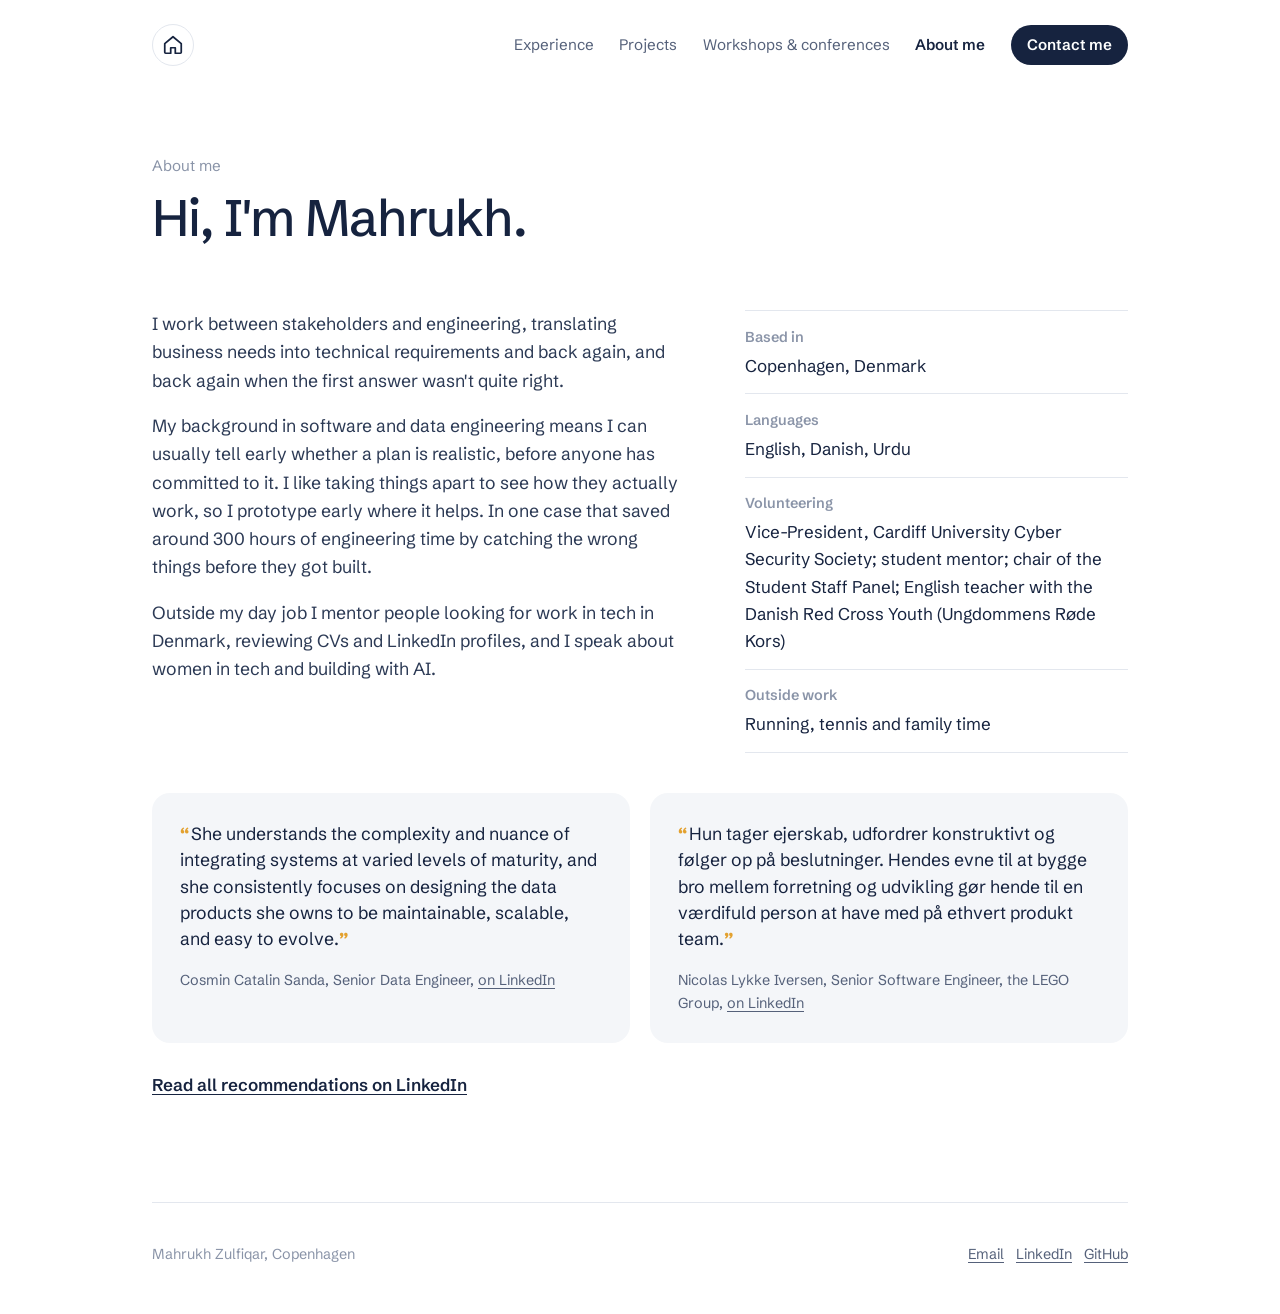
<file: about.html>
<!DOCTYPE html>
<html lang="en">
<head>
<meta charset="utf-8">
<meta name="viewport" content="width=device-width, initial-scale=1">
<title>About me, Mahrukh Zulfiqar</title>
<meta name="description" content="About Mahrukh Zulfiqar, Product Manager in Copenhagen.">
<link rel="preconnect" href="https://fonts.googleapis.com">
<link rel="preconnect" href="https://fonts.gstatic.com" crossorigin>
<link href="https://fonts.googleapis.com/css2?family=Schibsted+Grotesk:wght@400;500;600;700&display=swap" rel="stylesheet">
<link rel="stylesheet" href="style.css?v=21">
</head>
<body>
<div class="wrap">
<header class="site-head">
  <a class="home" href="index.html" aria-label="Home, Mahrukh Zulfiqar" title="Home"><svg viewBox="0 0 24 24" width="22" height="22" aria-hidden="true"><path d="M3 10.5 12 3l9 7.5V20a1 1 0 0 1-1 1h-5.5v-6h-5v6H4a1 1 0 0 1-1-1z" fill="none" stroke="currentColor" stroke-width="1.9" stroke-linejoin="round"/></svg></a>
  <nav aria-label="Main">
    <a href="index.html#experience">Experience</a>
    <a href="index.html#projects">Projects</a>
    <a href="index.html#conferences">Workshops &amp; conferences</a>
    <a href="about.html" aria-current="page">About me</a>
    <a class="pill" href="contact.html">Contact me</a>
  </nav>
</header>
<main>
<div class="page-head">
  <p class="label">About me</p>
  <h1>Hi, I'm Mahrukh.</h1>
</div>
<section aria-label="About me" style="padding-top:1rem">
  <div class="about">
    <div class="about-main">
      <p>I work between stakeholders and engineering, translating business needs into technical requirements and back again, and back again when the first answer wasn't quite right.</p>
      <p>My background in software and data engineering means I can usually tell early whether a plan is realistic, before anyone has committed to it. I like taking things apart to see how they actually work, so I prototype early where it helps. In one case that saved around 300 hours of engineering time by catching the wrong things before they got built.</p>
      <p>Outside my day job I mentor people looking for work in tech in Denmark, reviewing CVs and LinkedIn profiles, and I speak about women in tech and building with AI.</p>
    </div>
    <dl class="about-facts">
      <div><dt>Based in</dt><dd>Copenhagen, Denmark</dd></div>
      <div><dt>Languages</dt><dd>English, Danish, Urdu</dd></div>
      <div><dt>Volunteering</dt><dd>Vice-President, Cardiff University Cyber Security Society; student mentor; chair of the Student Staff Panel; English teacher with the Danish Red Cross Youth (Ungdommens Røde Kors)</dd></div>
      <div><dt>Outside work</dt><dd>Running, tennis and family time</dd></div>
    </dl>
  </div>
  <div class="quotes">
    <figure>
      <blockquote>She understands the complexity and nuance of integrating systems at varied levels of maturity, and she consistently focuses on designing the data products she owns to be maintainable, scalable, and easy to evolve.</blockquote>
      <figcaption>Cosmin Catalin Sanda, Senior Data Engineer, <a href="https://www.linkedin.com/in/mahrukhzulfiqar/details/recommendations/">on LinkedIn</a></figcaption>
    </figure>
    <figure>
      <blockquote lang="da">Hun tager ejerskab, udfordrer konstruktivt og følger op på beslutninger. Hendes evne til at bygge bro mellem forretning og udvikling gør hende til en værdifuld person at have med på ethvert produkt team.</blockquote>
      <figcaption>Nicolas Lykke Iversen, Senior Software Engineer, the LEGO Group, <a href="https://www.linkedin.com/in/mahrukhzulfiqar/details/recommendations/">on LinkedIn</a></figcaption>
    </figure>
    <p class="all-recs"><a href="https://www.linkedin.com/in/mahrukhzulfiqar/details/recommendations/">Read all recommendations on LinkedIn</a></p>
  </div>
</section>

</main>
<footer class="site-foot">
  <p>Mahrukh Zulfiqar, Copenhagen</p>
  <p><a href="mailto:mahrukzulfiqar@gmail.com">Email</a> &nbsp; <a href="https://www.linkedin.com/in/mahrukhzulfiqar/">LinkedIn</a> &nbsp; <a href="https://github.com/mahrukhzulfiqar">GitHub</a></p>
</footer>
</div>
</body>
</html>
</file>
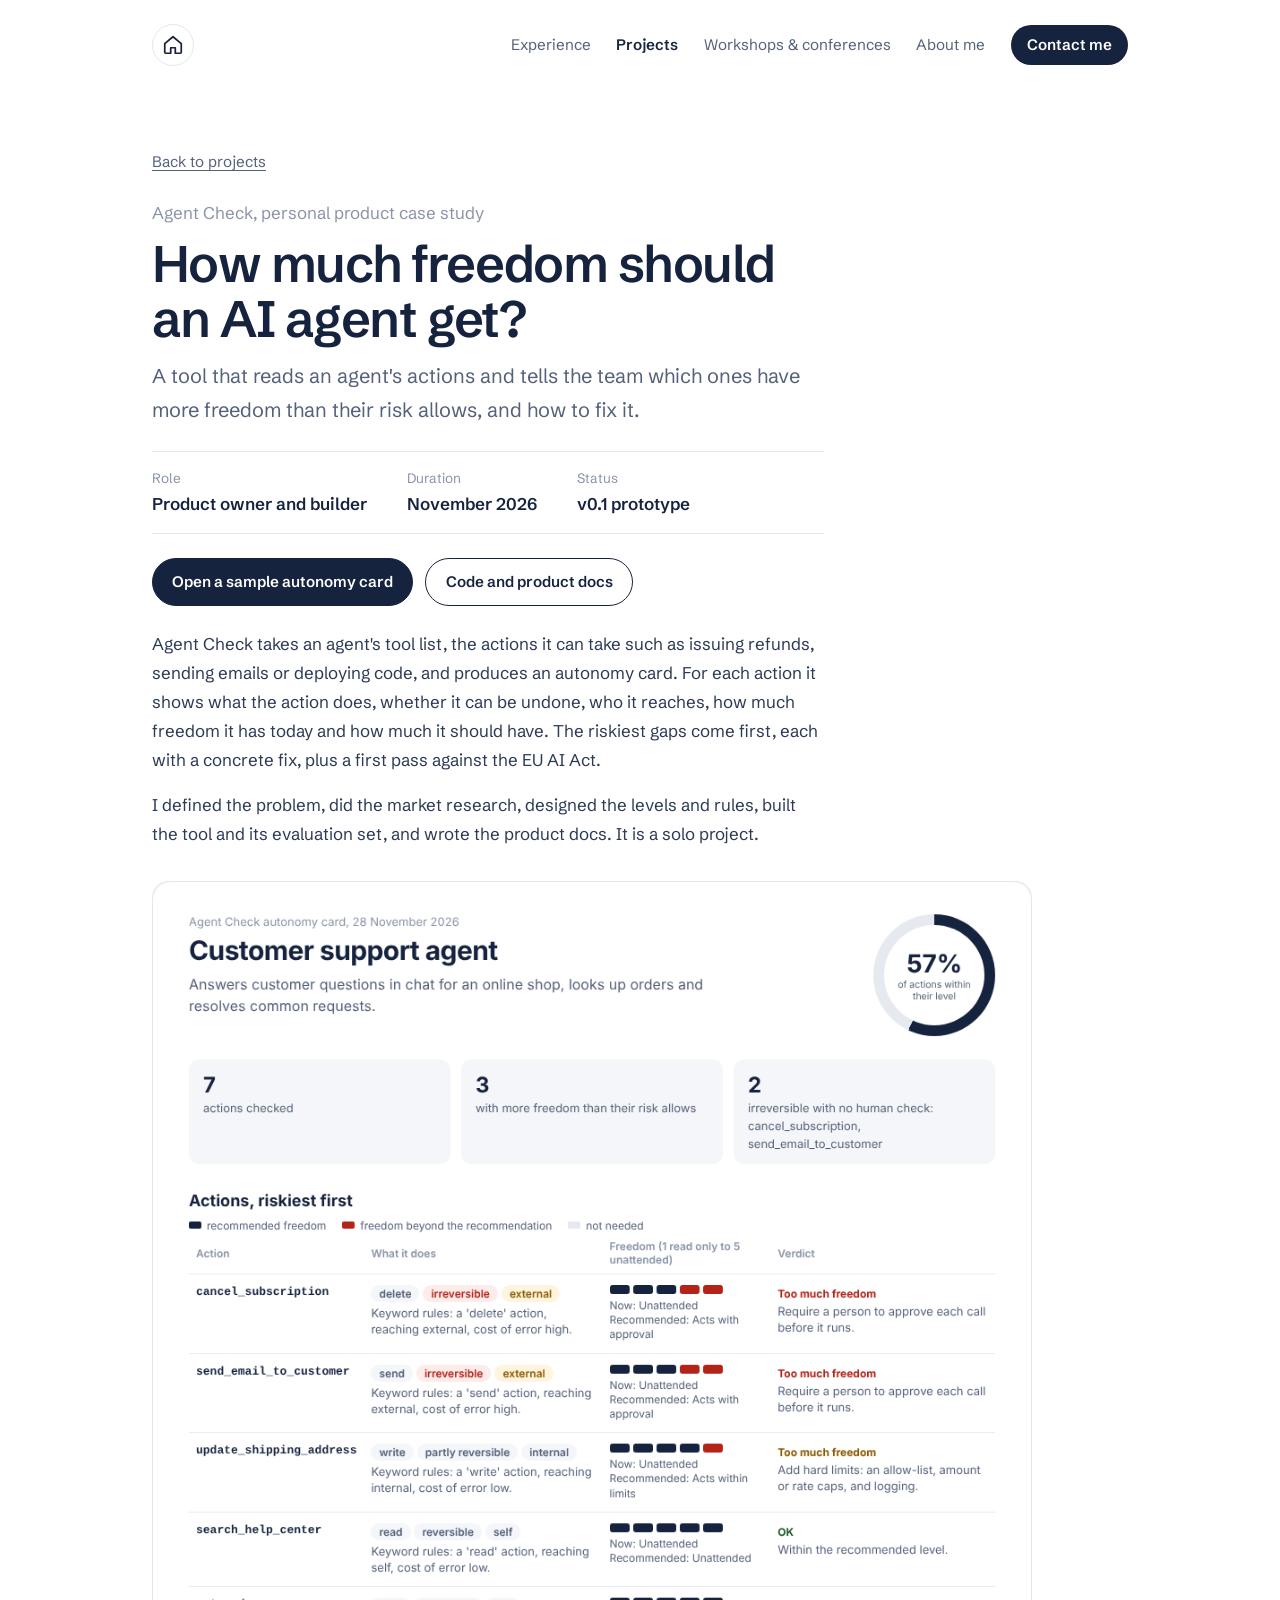
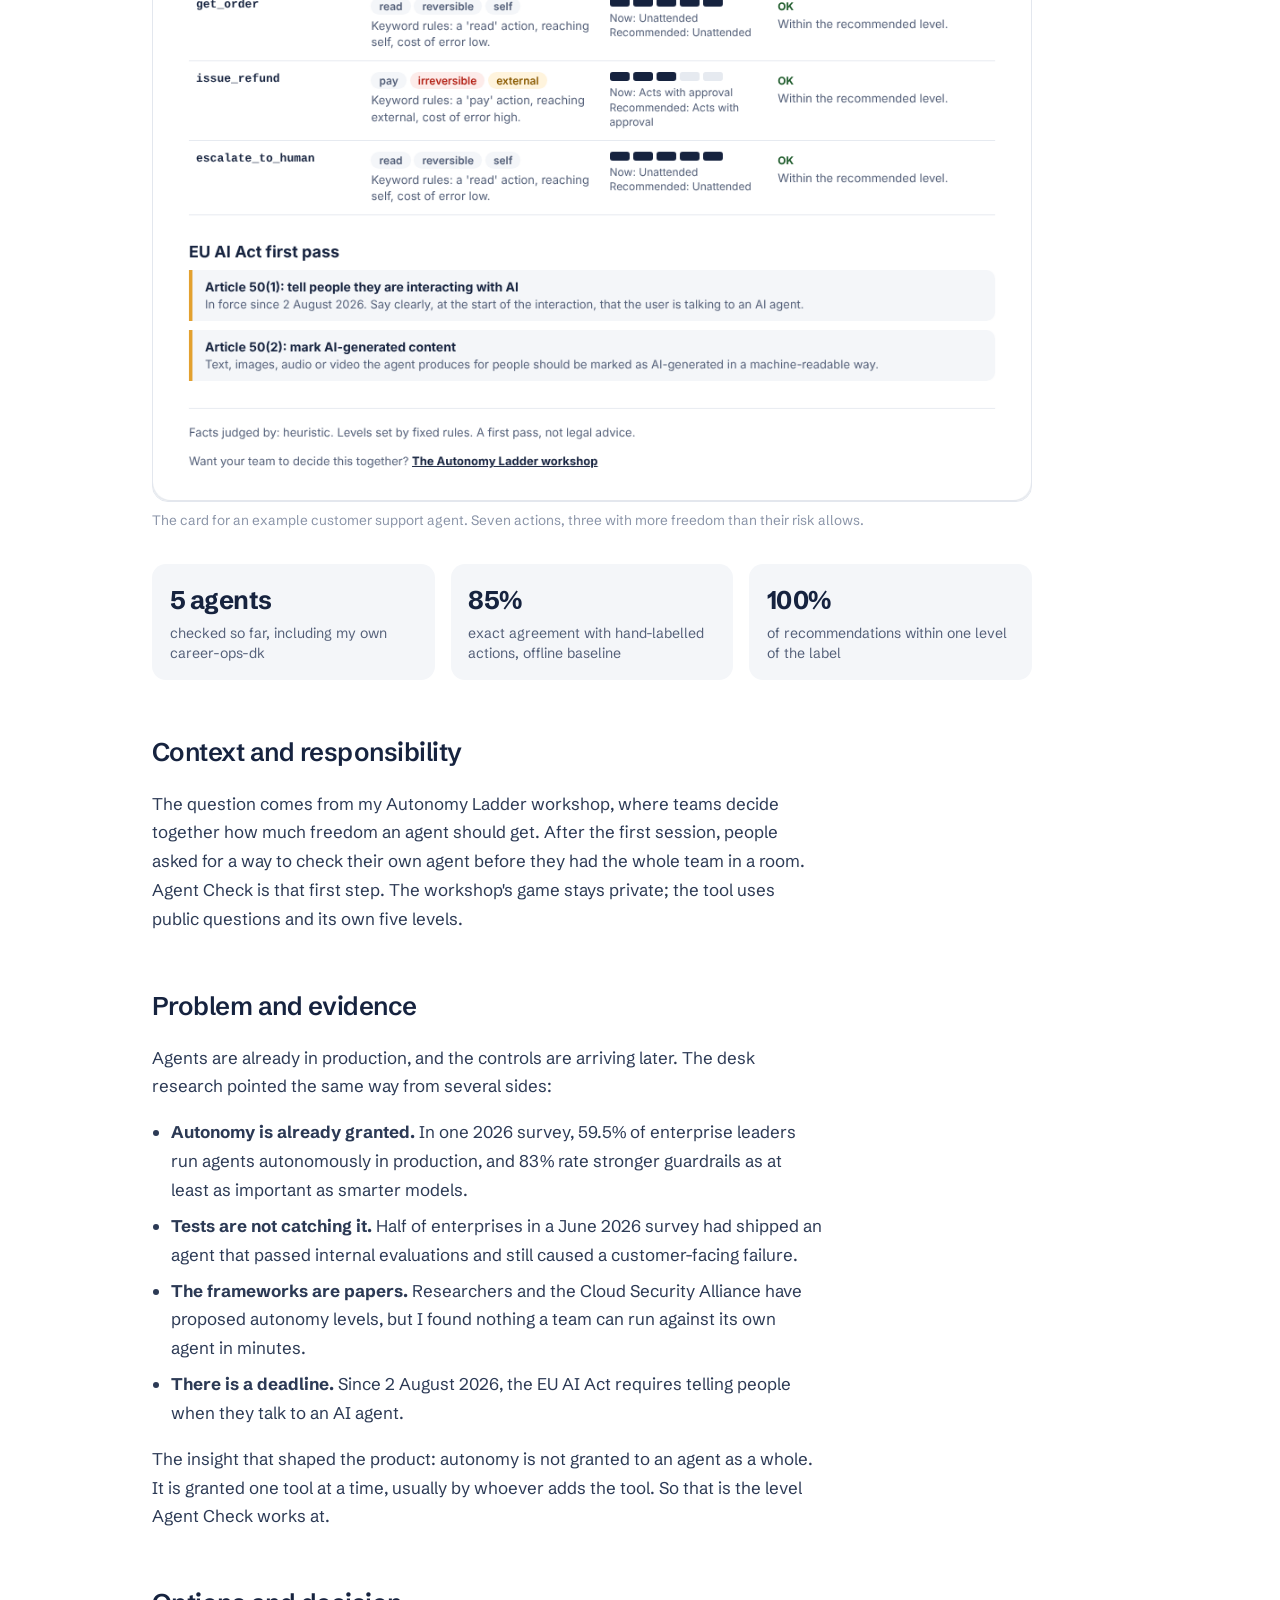
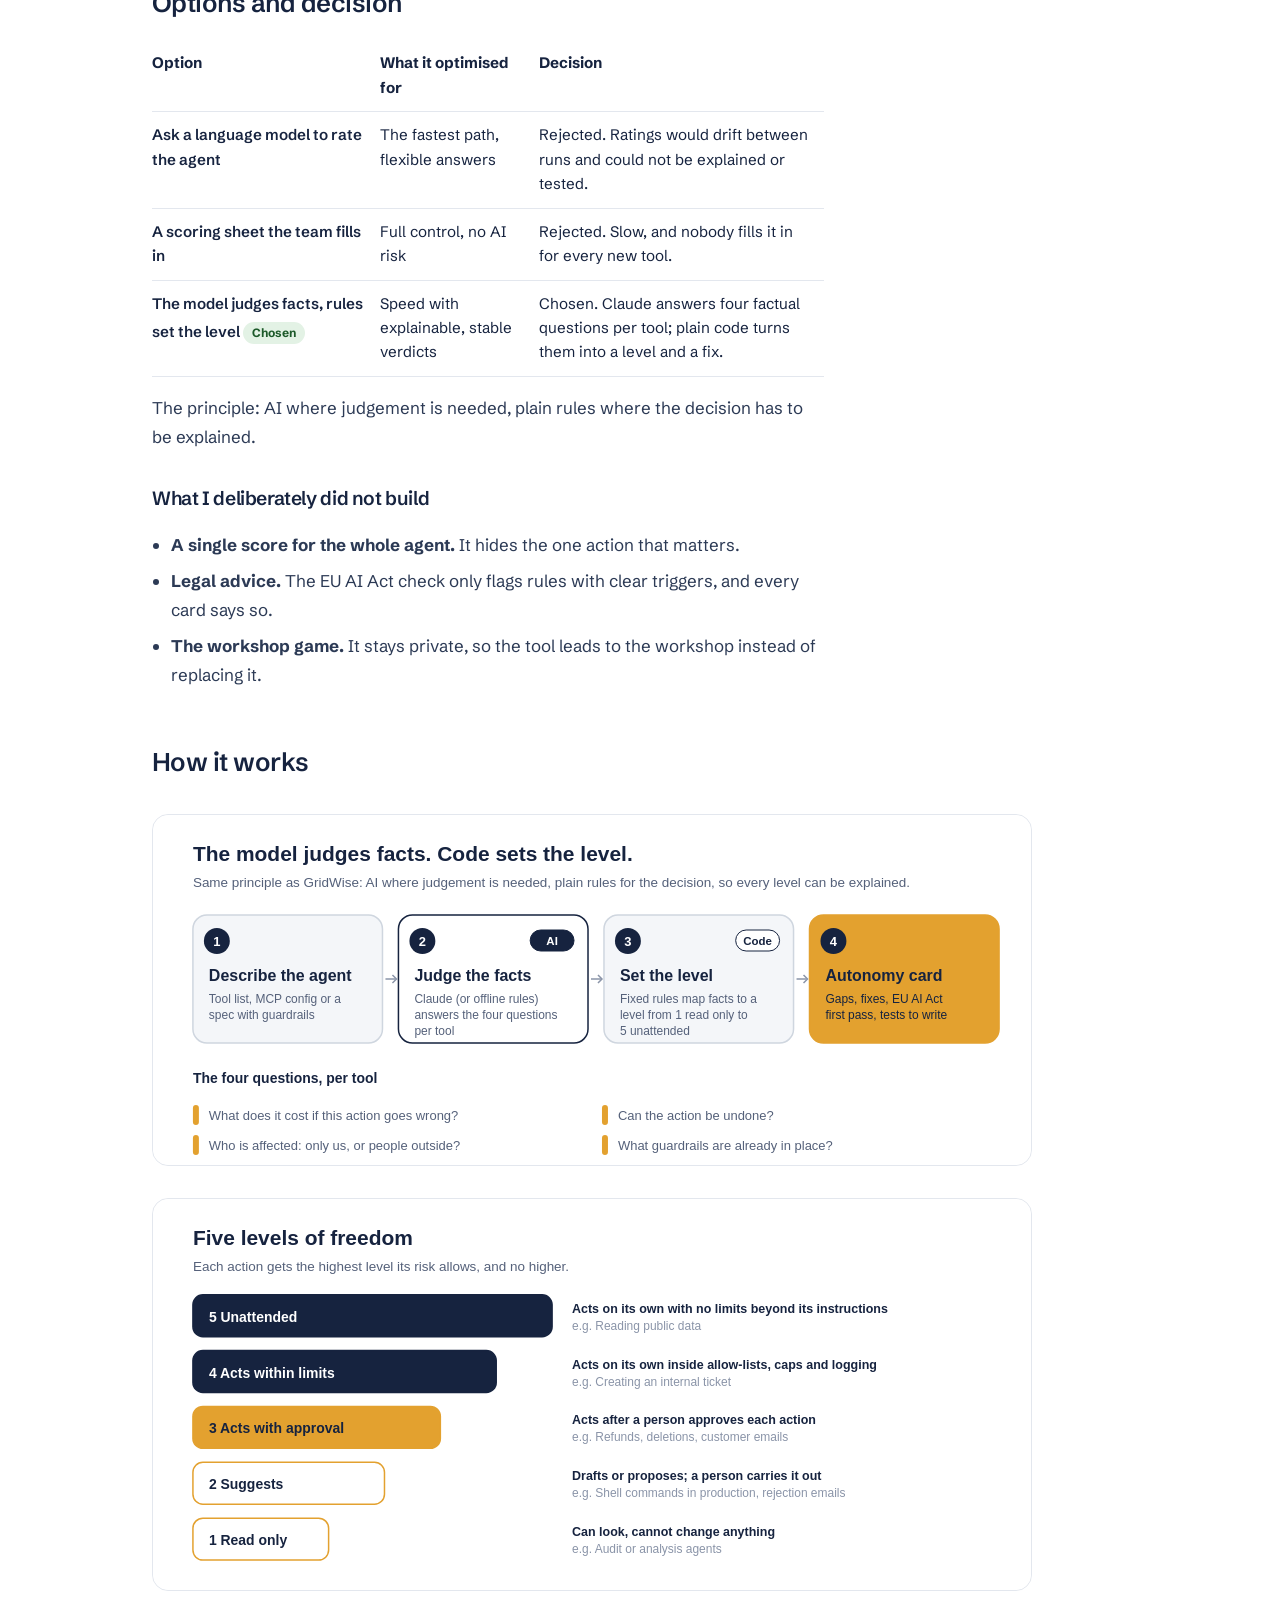
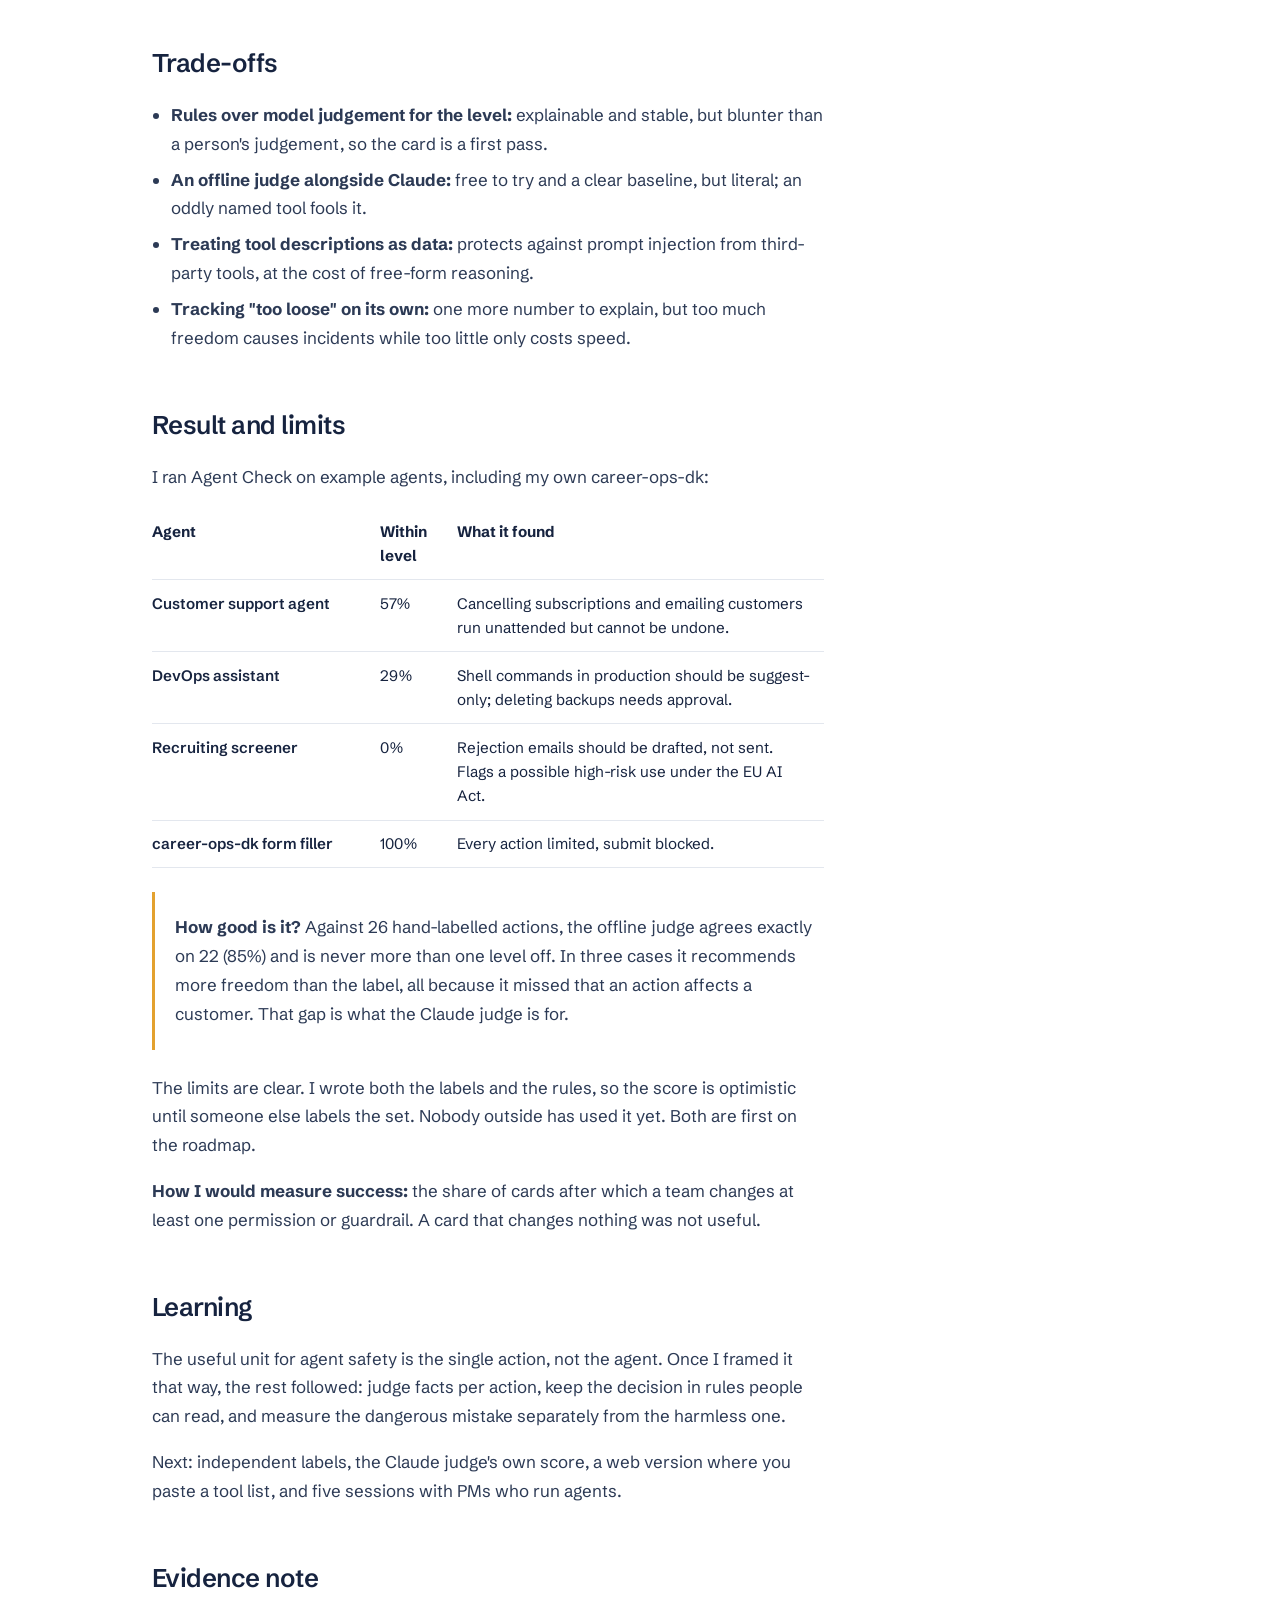
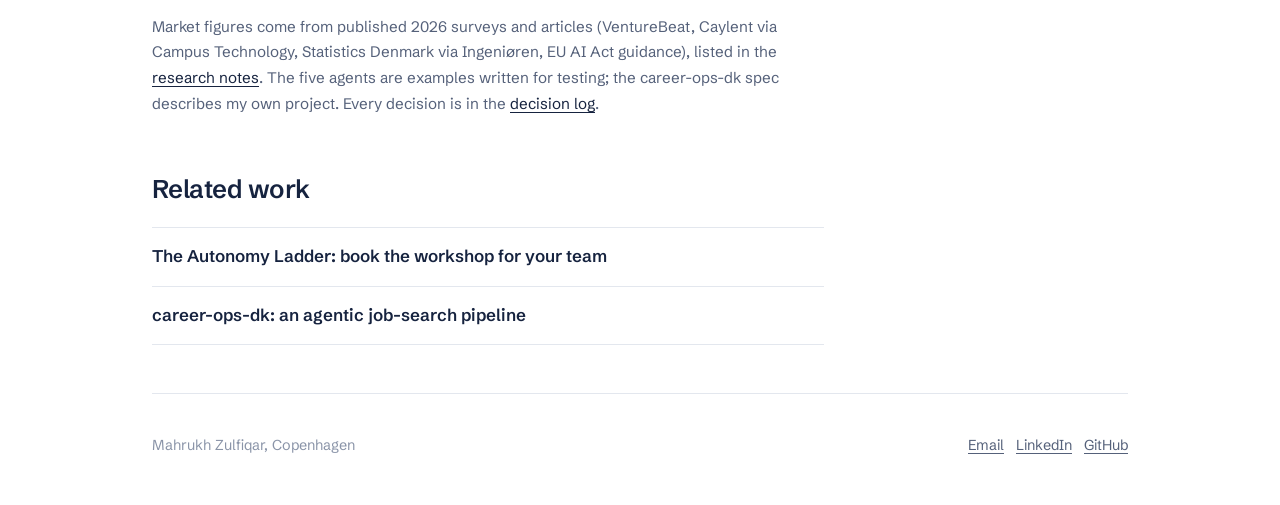
<file: agentcheck.html>
<!DOCTYPE html>
<html lang="en">
<head>
<meta charset="utf-8">
<meta name="viewport" content="width=device-width, initial-scale=1">
<title>How much freedom should an AI agent get? Agent Check case study, Mahrukh Zulfiqar</title>
<meta name="description" content="Agent Check product case study: an AI tool that tells teams how much freedom each action of their AI agent should get.">
<link rel="preconnect" href="https://fonts.googleapis.com">
<link rel="preconnect" href="https://fonts.gstatic.com" crossorigin>
<link href="https://fonts.googleapis.com/css2?family=Schibsted+Grotesk:wght@400;500;600;700&display=swap" rel="stylesheet">
<link rel="stylesheet" href="style.css?v=22">
</head>
<body>
<div class="wrap">
<header class="site-head">
  <a class="home" href="index.html" aria-label="Home, Mahrukh Zulfiqar" title="Home"><svg viewBox="0 0 24 24" width="22" height="22" aria-hidden="true"><path d="M3 10.5 12 3l9 7.5V20a1 1 0 0 1-1 1h-5.5v-6h-5v6H4a1 1 0 0 1-1-1z" fill="none" stroke="currentColor" stroke-width="1.9" stroke-linejoin="round"/></svg></a>
  <nav aria-label="Main">
    <a href="index.html#experience">Experience</a>
    <a href="index.html#projects" aria-current="page">Projects</a>
    <a href="index.html#conferences">Workshops &amp; conferences</a>
    <a href="about.html">About me</a>
    <a class="pill" href="contact.html">Contact me</a>
  </nav>
</header>
<main>
<article class="article cs">
  <p><a class="back" href="index.html#projects">Back to projects</a></p>
  <p class="meta-line">Agent Check, personal product case study</p>
  <h1>How much freedom should an AI agent get?</h1>
  <p class="sub">A tool that reads an agent's actions and tells the team which ones have more freedom than their risk allows, and how to fix it.</p>
  <dl class="cs-meta">
    <div><dt>Role</dt><dd>Product owner and builder</dd></div>
    <div><dt>Duration</dt><dd>November 2026</dd></div>
    <div><dt>Status</dt><dd>v0.1 prototype</dd></div>
  </dl>
  <div class="links"><a class="btn primary" href="img/agentcheck/sample-card.html">Open a sample autonomy card</a><a class="btn" href="https://github.com/mahrukhzulfiqar/agent-check">Code and product docs</a></div>

  <p>Agent Check takes an agent's tool list, the actions it can take such as issuing refunds, sending emails or deploying code, and produces an autonomy card. For each action it shows what the action does, whether it can be undone, who it reaches, how much freedom it has today and how much it should have. The riskiest gaps come first, each with a concrete fix, plus a first pass against the EU AI Act.</p>
  <p>I defined the problem, did the market research, designed the levels and rules, built the tool and its evaluation set, and wrote the product docs. It is a solo project.</p>

  <figure class="vis">
    <img src="img/agentcheck/card-support-agent.png" alt="Autonomy card for a customer support agent: 57% of actions within their level; cancelling subscriptions and emailing customers run unattended but cannot be undone." loading="lazy">
    <figcaption>The card for an example customer support agent. Seven actions, three with more freedom than their risk allows.</figcaption>
  </figure>

  <div class="stat-strip">
    <div><strong>5 agents</strong><span>checked so far, including my own career-ops-dk</span></div>
    <div><strong>85%</strong><span>exact agreement with hand-labelled actions, offline baseline</span></div>
    <div><strong>100%</strong><span>of recommendations within one level of the label</span></div>
  </div>

  <h2>Context and responsibility</h2>
  <p>The question comes from my Autonomy Ladder workshop, where teams decide together how much freedom an agent should get. After the first session, people asked for a way to check their own agent before they had the whole team in a room. Agent Check is that first step. The workshop's game stays private; the tool uses public questions and its own five levels.</p>

  <h2>Problem and evidence</h2>
  <p>Agents are already in production, and the controls are arriving later. The desk research pointed the same way from several sides:</p>
  <ul>
    <li><strong>Autonomy is already granted.</strong> In one 2026 survey, 59.5% of enterprise leaders run agents autonomously in production, and 83% rate stronger guardrails as at least as important as smarter models.</li>
    <li><strong>Tests are not catching it.</strong> Half of enterprises in a June 2026 survey had shipped an agent that passed internal evaluations and still caused a customer-facing failure.</li>
    <li><strong>The frameworks are papers.</strong> Researchers and the Cloud Security Alliance have proposed autonomy levels, but I found nothing a team can run against its own agent in minutes.</li>
    <li><strong>There is a deadline.</strong> Since 2 August 2026, the EU AI Act requires telling people when they talk to an AI agent.</li>
  </ul>
  <p>The insight that shaped the product: autonomy is not granted to an agent as a whole. It is granted one tool at a time, usually by whoever adds the tool. So that is the level Agent Check works at.</p>

  <h2>Options and decision</h2>
  <table>
    <thead><tr><th>Option</th><th>What it optimised for</th><th>Decision</th></tr></thead>
    <tbody>
      <tr><td>Ask a language model to rate the agent</td><td>The fastest path, flexible answers</td><td>Rejected. Ratings would drift between runs and could not be explained or tested.</td></tr>
      <tr><td>A scoring sheet the team fills in</td><td>Full control, no AI risk</td><td>Rejected. Slow, and nobody fills it in for every new tool.</td></tr>
      <tr><td>The model judges facts, rules set the level <span class="chosen">Chosen</span></td><td>Speed with explainable, stable verdicts</td><td>Chosen. Claude answers four factual questions per tool; plain code turns them into a level and a fix.</td></tr>
    </tbody>
  </table>
  <p>The principle: AI where judgement is needed, plain rules where the decision has to be explained.</p>

  <h3>What I deliberately did not build</h3>
  <ul>
    <li><strong>A single score for the whole agent.</strong> It hides the one action that matters.</li>
    <li><strong>Legal advice.</strong> The EU AI Act check only flags rules with clear triggers, and every card says so.</li>
    <li><strong>The workshop game.</strong> It stays private, so the tool leads to the workshop instead of replacing it.</li>
  </ul>

  <h2>How it works</h2>
  <figure class="vis">
    <img src="img/agentcheck/how-it-works.svg" alt="Describe the agent, Claude judges facts per tool, fixed rules set the level, and an autonomy card shows gaps and fixes." loading="lazy">
  </figure>

  <figure class="vis">
    <img src="img/agentcheck/levels.svg" alt="Five levels: unattended, acts within limits, acts with approval, suggests, read only, with examples." loading="lazy">
  </figure>

  <h2>Trade-offs</h2>
  <ul>
    <li><strong>Rules over model judgement for the level:</strong> explainable and stable, but blunter than a person's judgement, so the card is a first pass.</li>
    <li><strong>An offline judge alongside Claude:</strong> free to try and a clear baseline, but literal; an oddly named tool fools it.</li>
    <li><strong>Treating tool descriptions as data:</strong> protects against prompt injection from third-party tools, at the cost of free-form reasoning.</li>
    <li><strong>Tracking "too loose" on its own:</strong> one more number to explain, but too much freedom causes incidents while too little only costs speed.</li>
  </ul>

  <h2>Result and limits</h2>
  <p>I ran Agent Check on example agents, including my own career-ops-dk:</p>
  <table>
    <thead><tr><th>Agent</th><th>Within level</th><th>What it found</th></tr></thead>
    <tbody>
      <tr><td>Customer support agent</td><td>57%</td><td>Cancelling subscriptions and emailing customers run unattended but cannot be undone.</td></tr>
      <tr><td>DevOps assistant</td><td>29%</td><td>Shell commands in production should be suggest-only; deleting backups needs approval.</td></tr>
      <tr><td>Recruiting screener</td><td>0%</td><td>Rejection emails should be drafted, not sent. Flags a possible high-risk use under the EU AI Act.</td></tr>
      <tr><td>career-ops-dk form filler</td><td>100%</td><td>Every action limited, submit blocked.</td></tr>
    </tbody>
  </table>
  <blockquote><p><strong>How good is it?</strong> Against 26 hand-labelled actions, the offline judge agrees exactly on 22 (85%) and is never more than one level off. In three cases it recommends more freedom than the label, all because it missed that an action affects a customer. That gap is what the Claude judge is for.</p></blockquote>
  <p>The limits are clear. I wrote both the labels and the rules, so the score is optimistic until someone else labels the set. Nobody outside has used it yet. Both are first on the roadmap.</p>
  <p><strong>How I would measure success:</strong> the share of cards after which a team changes at least one permission or guardrail. A card that changes nothing was not useful.</p>

  <h2>Learning</h2>
  <p>The useful unit for agent safety is the single action, not the agent. Once I framed it that way, the rest followed: judge facts per action, keep the decision in rules people can read, and measure the dangerous mistake separately from the harmless one.</p>
  <p>Next: independent labels, the Claude judge's own score, a web version where you paste a tool list, and five sessions with PMs who run agents.</p>

  <h2>Evidence note</h2>
  <p class="note-small">Market figures come from published 2026 surveys and articles (VentureBeat, Caylent via Campus Technology, Statistics Denmark via Ingeniøren, EU AI Act guidance), listed in the <a href="https://github.com/mahrukhzulfiqar/agent-check/blob/main/product/research.md">research notes</a>. The five agents are examples written for testing; the career-ops-dk spec describes my own project. Every decision is in the <a href="https://github.com/mahrukhzulfiqar/agent-check/blob/main/product/decision-log.md">decision log</a>.</p>

  <h2>Related work</h2>
  <ul class="related">
    <li><a href="workshops.html">The Autonomy Ladder: book the workshop for your team</a></li>
    <li><a href="careerops.html">career-ops-dk: an agentic job-search pipeline</a></li>
  </ul>
</article>

</main>
<footer class="site-foot">
  <p>Mahrukh Zulfiqar, Copenhagen</p>
  <p><a href="mailto:mahrukzulfiqar@gmail.com">Email</a> &nbsp; <a href="https://www.linkedin.com/in/mahrukhzulfiqar/">LinkedIn</a> &nbsp; <a href="https://github.com/mahrukhzulfiqar">GitHub</a></p>
</footer>
</div>
</body>
</html>
</file>
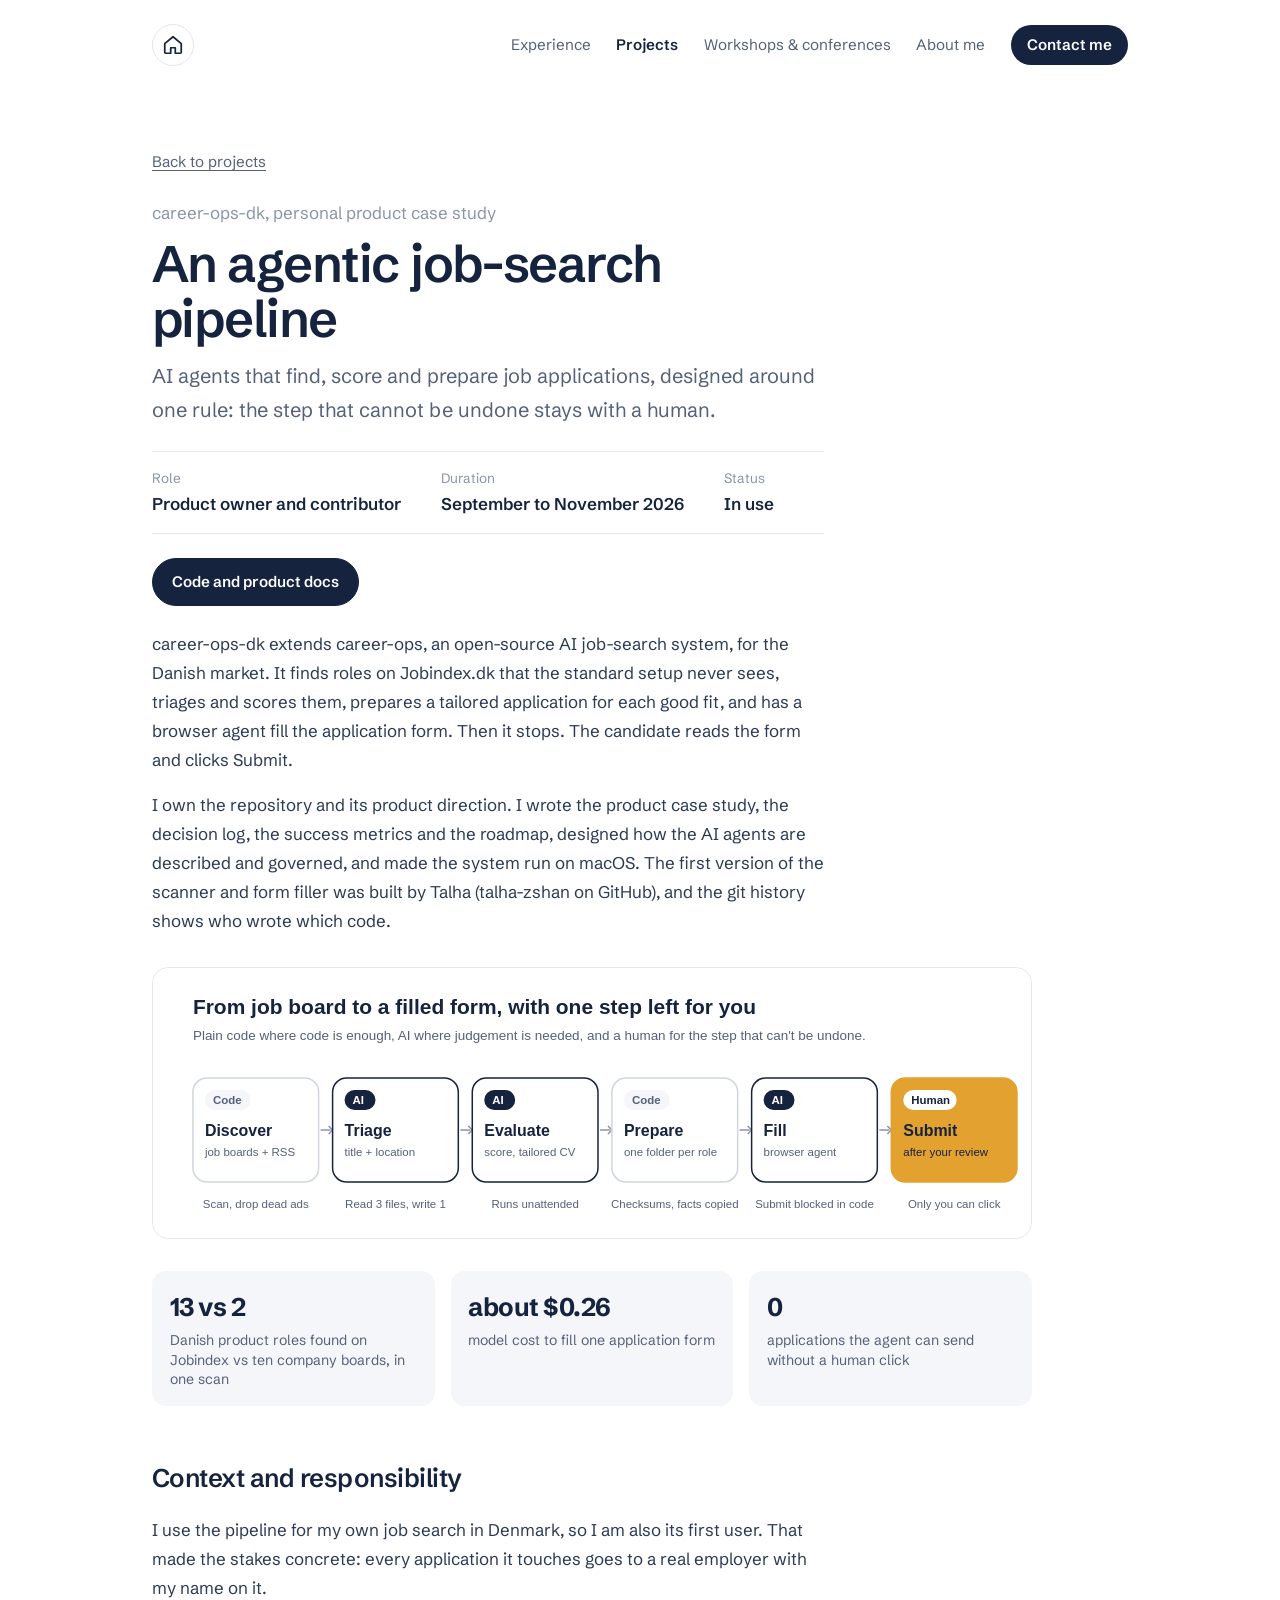
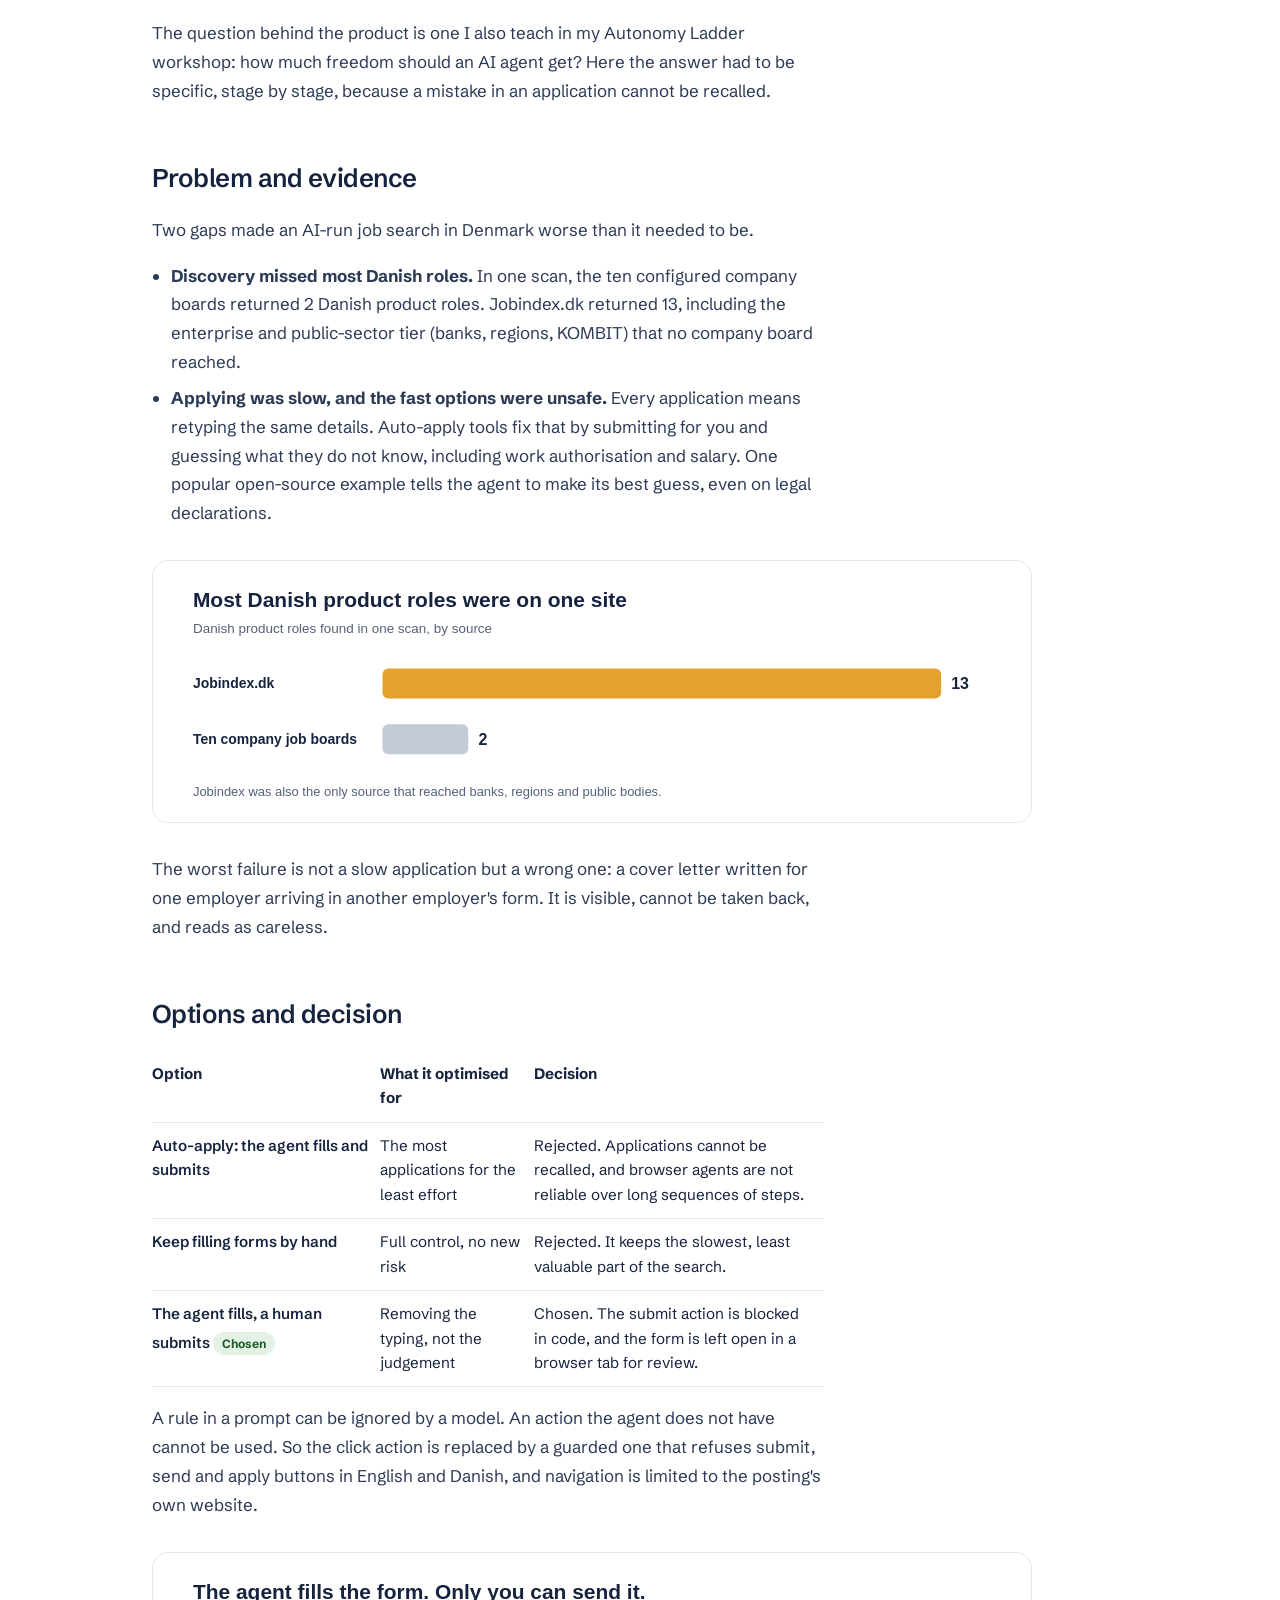
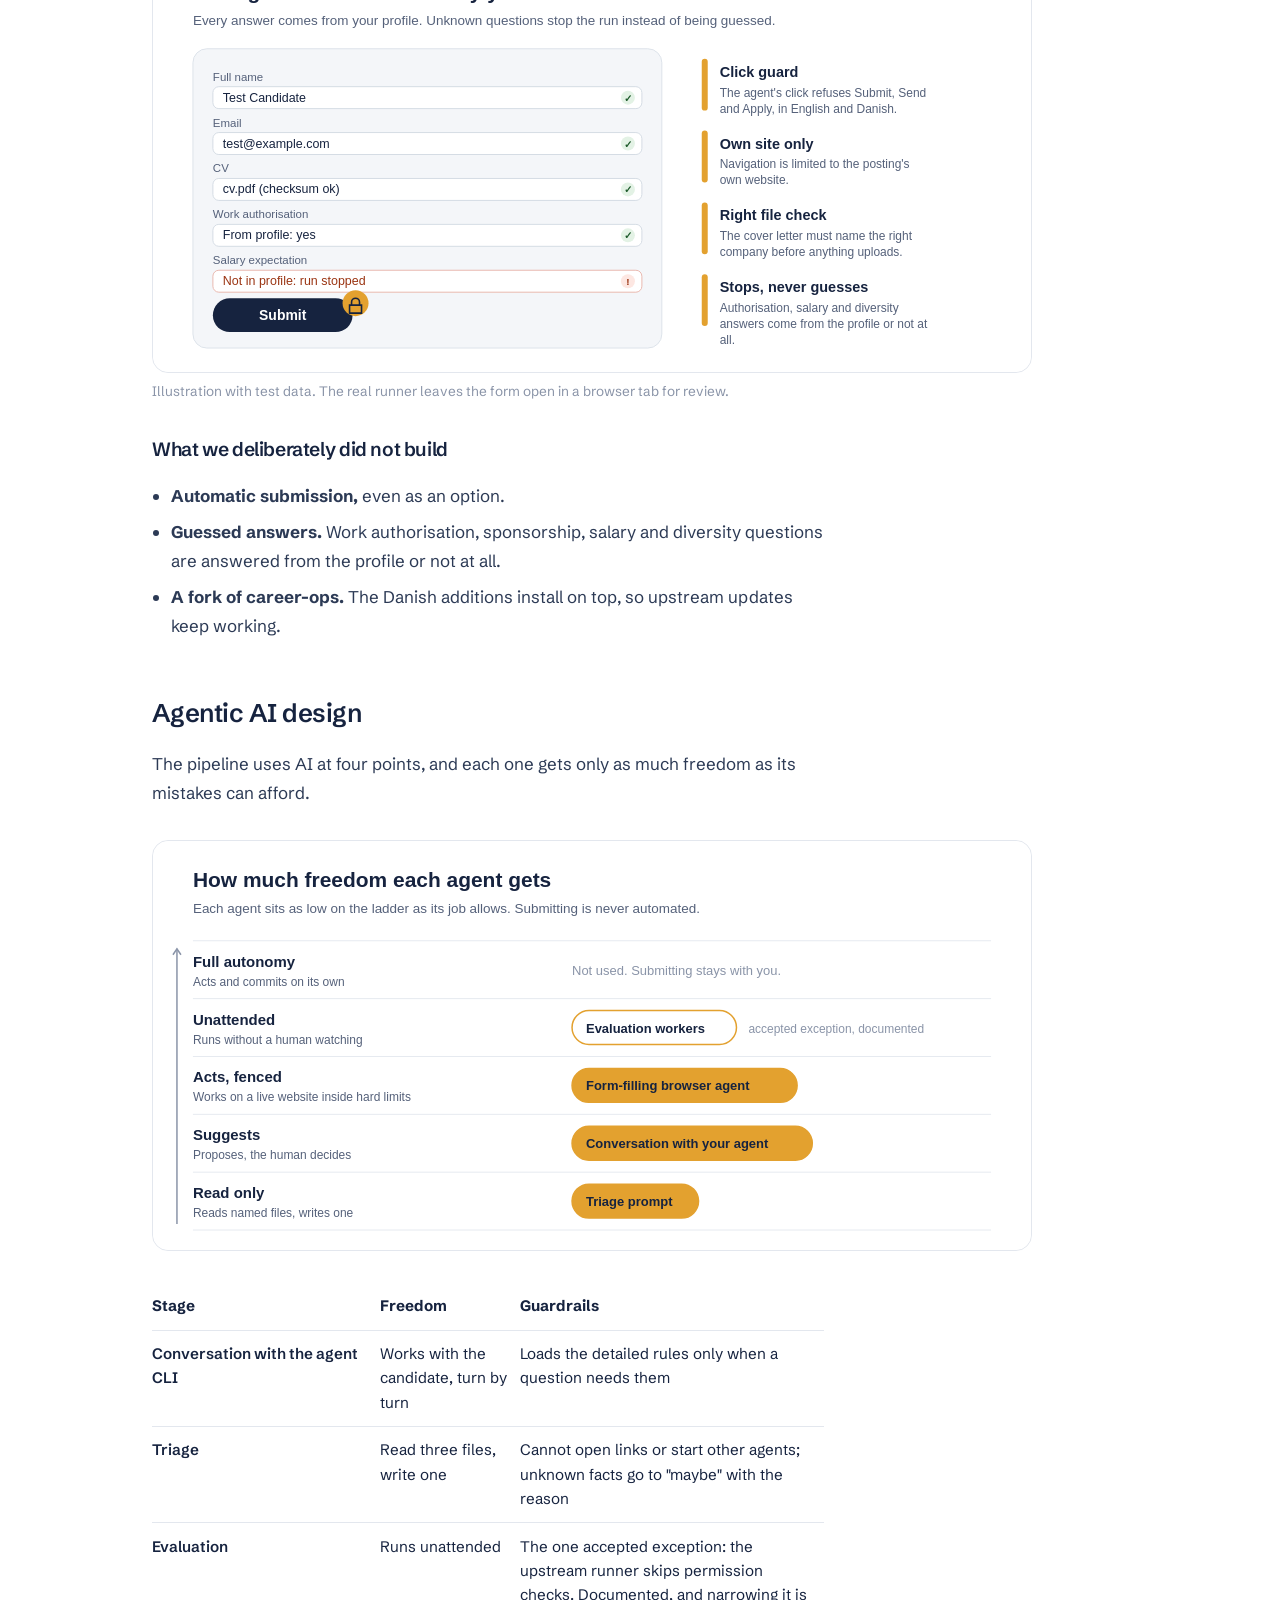
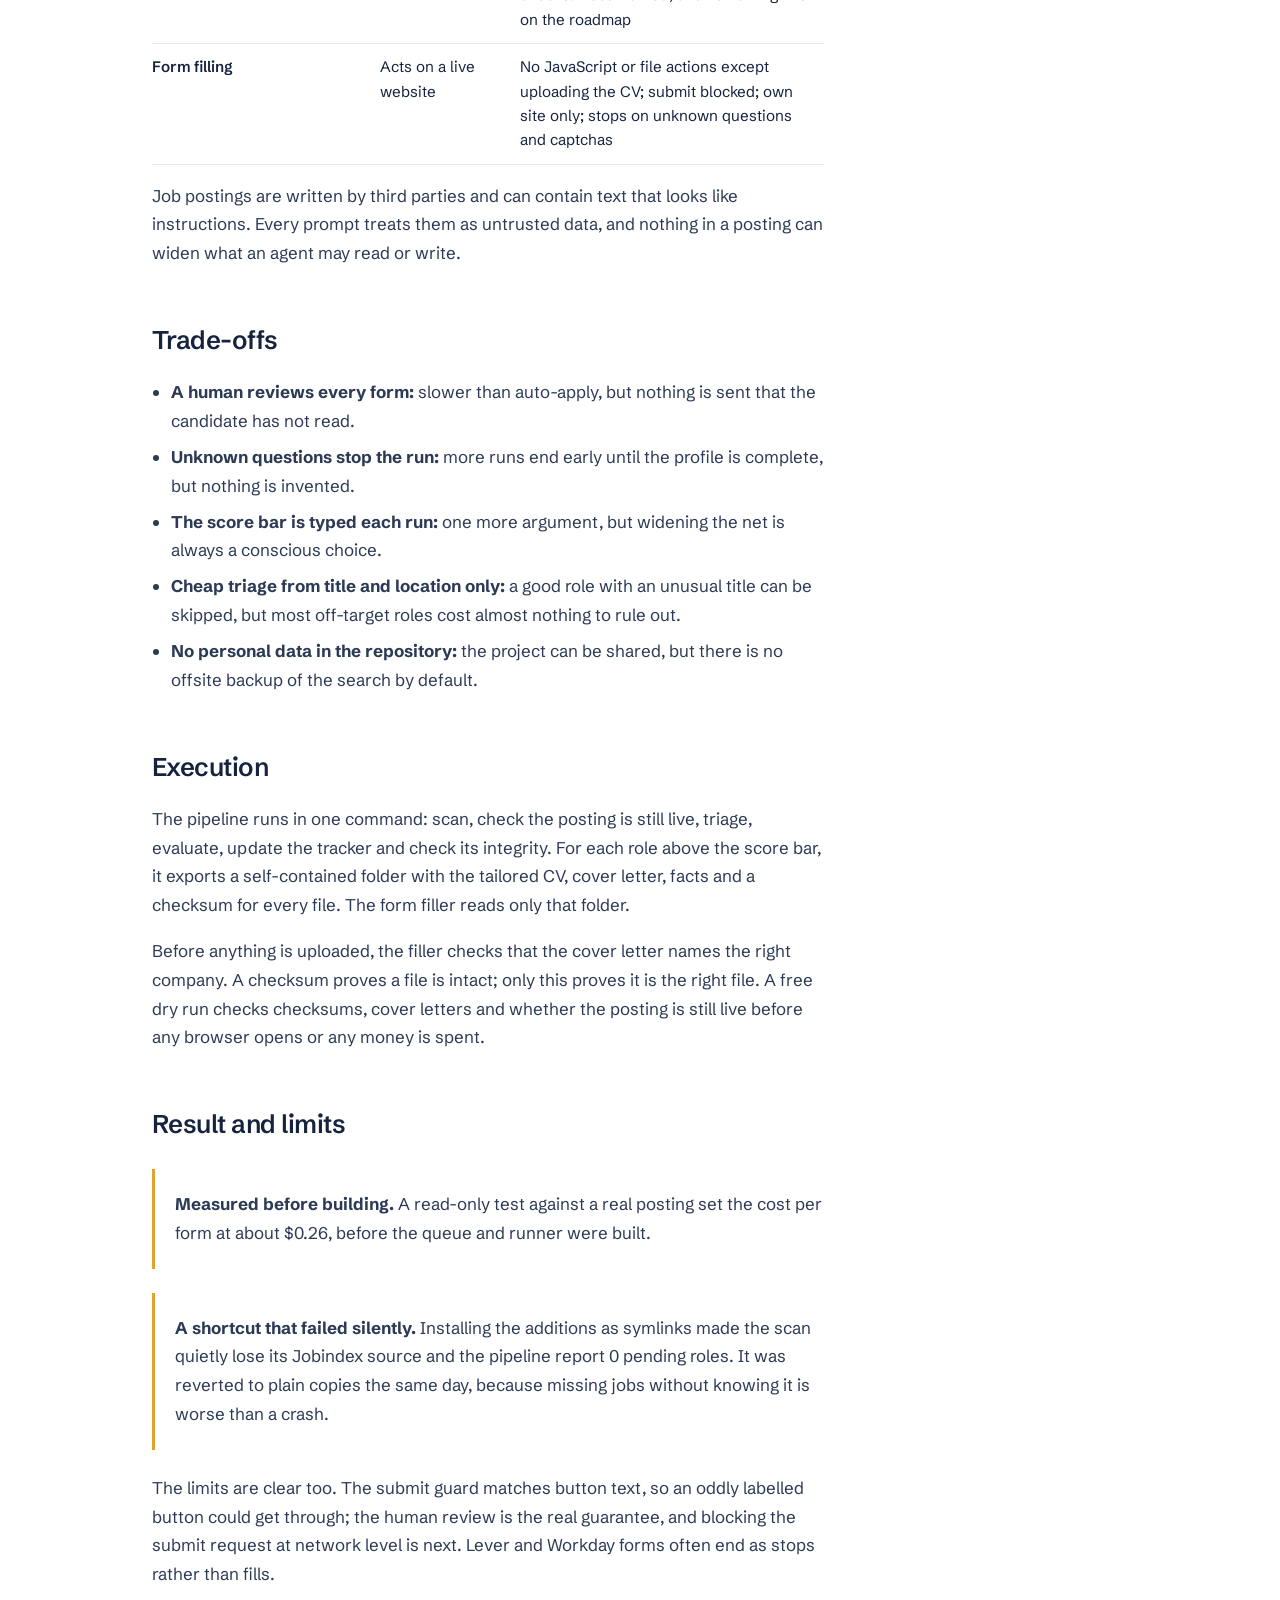
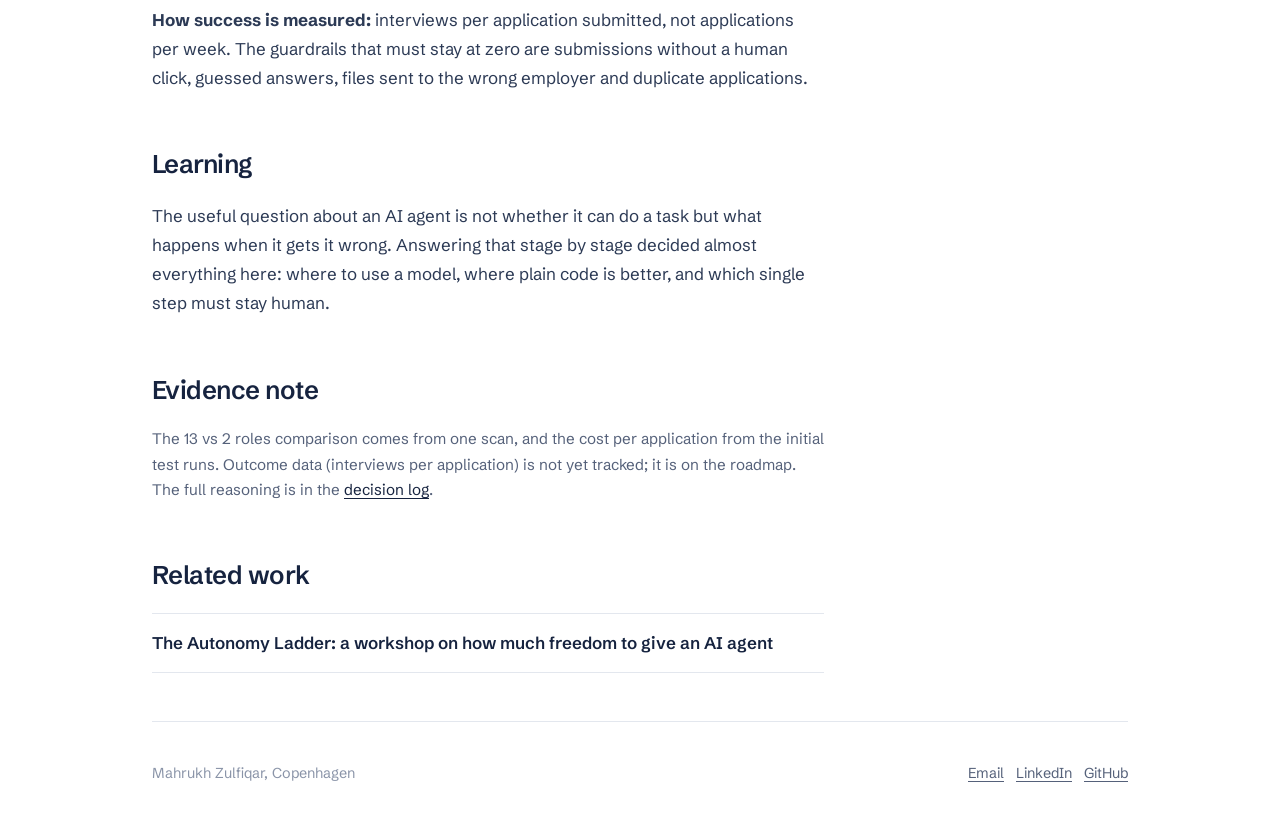
<file: careerops.html>
<!DOCTYPE html>
<html lang="en">
<head>
<meta charset="utf-8">
<meta name="viewport" content="width=device-width, initial-scale=1">
<title>An agentic job-search pipeline. career-ops-dk case study, Mahrukh Zulfiqar</title>
<meta name="description" content="career-ops-dk product case study: an agentic AI job-search pipeline for Denmark, designed so a human always clicks Submit.">
<link rel="preconnect" href="https://fonts.googleapis.com">
<link rel="preconnect" href="https://fonts.gstatic.com" crossorigin>
<link href="https://fonts.googleapis.com/css2?family=Schibsted+Grotesk:wght@400;500;600;700&display=swap" rel="stylesheet">
<link rel="stylesheet" href="style.css?v=22">
</head>
<body>
<div class="wrap">
<header class="site-head">
  <a class="home" href="index.html" aria-label="Home, Mahrukh Zulfiqar" title="Home"><svg viewBox="0 0 24 24" width="22" height="22" aria-hidden="true"><path d="M3 10.5 12 3l9 7.5V20a1 1 0 0 1-1 1h-5.5v-6h-5v6H4a1 1 0 0 1-1-1z" fill="none" stroke="currentColor" stroke-width="1.9" stroke-linejoin="round"/></svg></a>
  <nav aria-label="Main">
    <a href="index.html#experience">Experience</a>
    <a href="index.html#projects" aria-current="page">Projects</a>
    <a href="index.html#conferences">Workshops &amp; conferences</a>
    <a href="about.html">About me</a>
    <a class="pill" href="contact.html">Contact me</a>
  </nav>
</header>
<main>
<article class="article cs">
  <p><a class="back" href="index.html#projects">Back to projects</a></p>
  <p class="meta-line">career-ops-dk, personal product case study</p>
  <h1>An agentic job-search pipeline</h1>
  <p class="sub">AI agents that find, score and prepare job applications, designed around one rule: the step that cannot be undone stays with a human.</p>
  <dl class="cs-meta">
    <div><dt>Role</dt><dd>Product owner and contributor</dd></div>
    <div><dt>Duration</dt><dd>September to November 2026</dd></div>
    <div><dt>Status</dt><dd>In use</dd></div>
  </dl>
  <div class="links"><a class="btn primary" href="https://github.com/mahrukhzulfiqar/career-ops-dk">Code and product docs</a></div>

  <p>career-ops-dk extends career-ops, an open-source AI job-search system, for the Danish market. It finds roles on Jobindex.dk that the standard setup never sees, triages and scores them, prepares a tailored application for each good fit, and has a browser agent fill the application form. Then it stops. The candidate reads the form and clicks Submit.</p>
  <p>I own the repository and its product direction. I wrote the product case study, the decision log, the success metrics and the roadmap, designed how the AI agents are described and governed, and made the system run on macOS. The first version of the scanner and form filler was built by Talha (talha-zshan on GitHub), and the git history shows who wrote which code.</p>

  <figure class="vis">
    <img src="img/careerops/pipeline.svg" alt="Pipeline: discover with code, triage and evaluate with AI, prepare with code, fill with a fenced browser agent, and you submit." loading="lazy">
  </figure>
  <div class="stat-strip">
    <div><strong>13 vs 2</strong><span>Danish product roles found on Jobindex vs ten company boards, in one scan</span></div>
    <div><strong>about $0.26</strong><span>model cost to fill one application form</span></div>
    <div><strong>0</strong><span>applications the agent can send without a human click</span></div>
  </div>

  <h2>Context and responsibility</h2>
  <p>I use the pipeline for my own job search in Denmark, so I am also its first user. That made the stakes concrete: every application it touches goes to a real employer with my name on it.</p>
  <p>The question behind the product is one I also teach in my Autonomy Ladder workshop: how much freedom should an AI agent get? Here the answer had to be specific, stage by stage, because a mistake in an application cannot be recalled.</p>

  <h2>Problem and evidence</h2>
  <p>Two gaps made an AI-run job search in Denmark worse than it needed to be.</p>
  <ul>
    <li><strong>Discovery missed most Danish roles.</strong> In one scan, the ten configured company boards returned 2 Danish product roles. Jobindex.dk returned 13, including the enterprise and public-sector tier (banks, regions, KOMBIT) that no company board reached.</li>
    <li><strong>Applying was slow, and the fast options were unsafe.</strong> Every application means retyping the same details. Auto-apply tools fix that by submitting for you and guessing what they do not know, including work authorisation and salary. One popular open-source example tells the agent to make its best guess, even on legal declarations.</li>
  </ul>
  <figure class="vis">
    <img src="img/careerops/sources.svg" alt="Danish product roles found in one scan: 13 on Jobindex.dk, 2 across ten company job boards." loading="lazy">
  </figure>
  <p>The worst failure is not a slow application but a wrong one: a cover letter written for one employer arriving in another employer's form. It is visible, cannot be taken back, and reads as careless.</p>

  <h2>Options and decision</h2>
  <table>
    <thead><tr><th>Option</th><th>What it optimised for</th><th>Decision</th></tr></thead>
    <tbody>
      <tr><td>Auto-apply: the agent fills and submits</td><td>The most applications for the least effort</td><td>Rejected. Applications cannot be recalled, and browser agents are not reliable over long sequences of steps.</td></tr>
      <tr><td>Keep filling forms by hand</td><td>Full control, no new risk</td><td>Rejected. It keeps the slowest, least valuable part of the search.</td></tr>
      <tr><td>The agent fills, a human submits <span class="chosen">Chosen</span></td><td>Removing the typing, not the judgement</td><td>Chosen. The submit action is blocked in code, and the form is left open in a browser tab for review.</td></tr>
    </tbody>
  </table>
  <p>A rule in a prompt can be ignored by a model. An action the agent does not have cannot be used. So the click action is replaced by a guarded one that refuses submit, send and apply buttons in English and Danish, and navigation is limited to the posting's own website.</p>
  <figure class="vis">
    <img src="img/careerops/submit.svg" alt="Mock form filled by the agent from the profile, salary left as a stopped question, Submit locked for the agent, with four guardrails listed." loading="lazy">
    <figcaption>Illustration with test data. The real runner leaves the form open in a browser tab for review.</figcaption>
  </figure>

  <h3>What we deliberately did not build</h3>
  <ul>
    <li><strong>Automatic submission,</strong> even as an option.</li>
    <li><strong>Guessed answers.</strong> Work authorisation, sponsorship, salary and diversity questions are answered from the profile or not at all.</li>
    <li><strong>A fork of career-ops.</strong> The Danish additions install on top, so upstream updates keep working.</li>
  </ul>

  <h2>Agentic AI design</h2>
  <p>The pipeline uses AI at four points, and each one gets only as much freedom as its mistakes can afford.</p>
  <figure class="vis">
    <img src="img/careerops/autonomy.svg" alt="Autonomy ladder: triage is read only, conversation suggests, the browser agent acts inside fences, evaluation runs unattended as a documented exception, and nothing has full autonomy." loading="lazy">
  </figure>
  <table>
    <thead><tr><th>Stage</th><th>Freedom</th><th>Guardrails</th></tr></thead>
    <tbody>
      <tr><td>Conversation with the agent CLI</td><td>Works with the candidate, turn by turn</td><td>Loads the detailed rules only when a question needs them</td></tr>
      <tr><td>Triage</td><td>Read three files, write one</td><td>Cannot open links or start other agents; unknown facts go to "maybe" with the reason</td></tr>
      <tr><td>Evaluation</td><td>Runs unattended</td><td>The one accepted exception: the upstream runner skips permission checks. Documented, and narrowing it is on the roadmap</td></tr>
      <tr><td>Form filling</td><td>Acts on a live website</td><td>No JavaScript or file actions except uploading the CV; submit blocked; own site only; stops on unknown questions and captchas</td></tr>
    </tbody>
  </table>
  <p>Job postings are written by third parties and can contain text that looks like instructions. Every prompt treats them as untrusted data, and nothing in a posting can widen what an agent may read or write.</p>

  <h2>Trade-offs</h2>
  <ul>
    <li><strong>A human reviews every form:</strong> slower than auto-apply, but nothing is sent that the candidate has not read.</li>
    <li><strong>Unknown questions stop the run:</strong> more runs end early until the profile is complete, but nothing is invented.</li>
    <li><strong>The score bar is typed each run:</strong> one more argument, but widening the net is always a conscious choice.</li>
    <li><strong>Cheap triage from title and location only:</strong> a good role with an unusual title can be skipped, but most off-target roles cost almost nothing to rule out.</li>
    <li><strong>No personal data in the repository:</strong> the project can be shared, but there is no offsite backup of the search by default.</li>
  </ul>

  <h2>Execution</h2>
  <p>The pipeline runs in one command: scan, check the posting is still live, triage, evaluate, update the tracker and check its integrity. For each role above the score bar, it exports a self-contained folder with the tailored CV, cover letter, facts and a checksum for every file. The form filler reads only that folder.</p>
  <p>Before anything is uploaded, the filler checks that the cover letter names the right company. A checksum proves a file is intact; only this proves it is the right file. A free dry run checks checksums, cover letters and whether the posting is still live before any browser opens or any money is spent.</p>

  <h2>Result and limits</h2>
  <blockquote><p><strong>Measured before building.</strong> A read-only test against a real posting set the cost per form at about $0.26, before the queue and runner were built.</p></blockquote>
  <blockquote><p><strong>A shortcut that failed silently.</strong> Installing the additions as symlinks made the scan quietly lose its Jobindex source and the pipeline report 0 pending roles. It was reverted to plain copies the same day, because missing jobs without knowing it is worse than a crash.</p></blockquote>
  <p>The limits are clear too. The submit guard matches button text, so an oddly labelled button could get through; the human review is the real guarantee, and blocking the submit request at network level is next. Lever and Workday forms often end as stops rather than fills.</p>
  <p><strong>How success is measured:</strong> interviews per application submitted, not applications per week. The guardrails that must stay at zero are submissions without a human click, guessed answers, files sent to the wrong employer and duplicate applications.</p>

  <h2>Learning</h2>
  <p>The useful question about an AI agent is not whether it can do a task but what happens when it gets it wrong. Answering that stage by stage decided almost everything here: where to use a model, where plain code is better, and which single step must stay human.</p>

  <h2>Evidence note</h2>
  <p class="note-small">The 13 vs 2 roles comparison comes from one scan, and the cost per application from the initial test runs. Outcome data (interviews per application) is not yet tracked; it is on the roadmap. The full reasoning is in the <a href="https://github.com/mahrukhzulfiqar/career-ops-dk/blob/main/product/decision-log.md">decision log</a>.</p>

  <h2>Related work</h2>
  <ul class="related">
    <li><a href="workshops.html">The Autonomy Ladder: a workshop on how much freedom to give an AI agent</a></li>
  </ul>
</article>

</main>
<footer class="site-foot">
  <p>Mahrukh Zulfiqar, Copenhagen</p>
  <p><a href="mailto:mahrukzulfiqar@gmail.com">Email</a> &nbsp; <a href="https://www.linkedin.com/in/mahrukhzulfiqar/">LinkedIn</a> &nbsp; <a href="https://github.com/mahrukhzulfiqar">GitHub</a></p>
</footer>
</div>
</body>
</html>
</file>
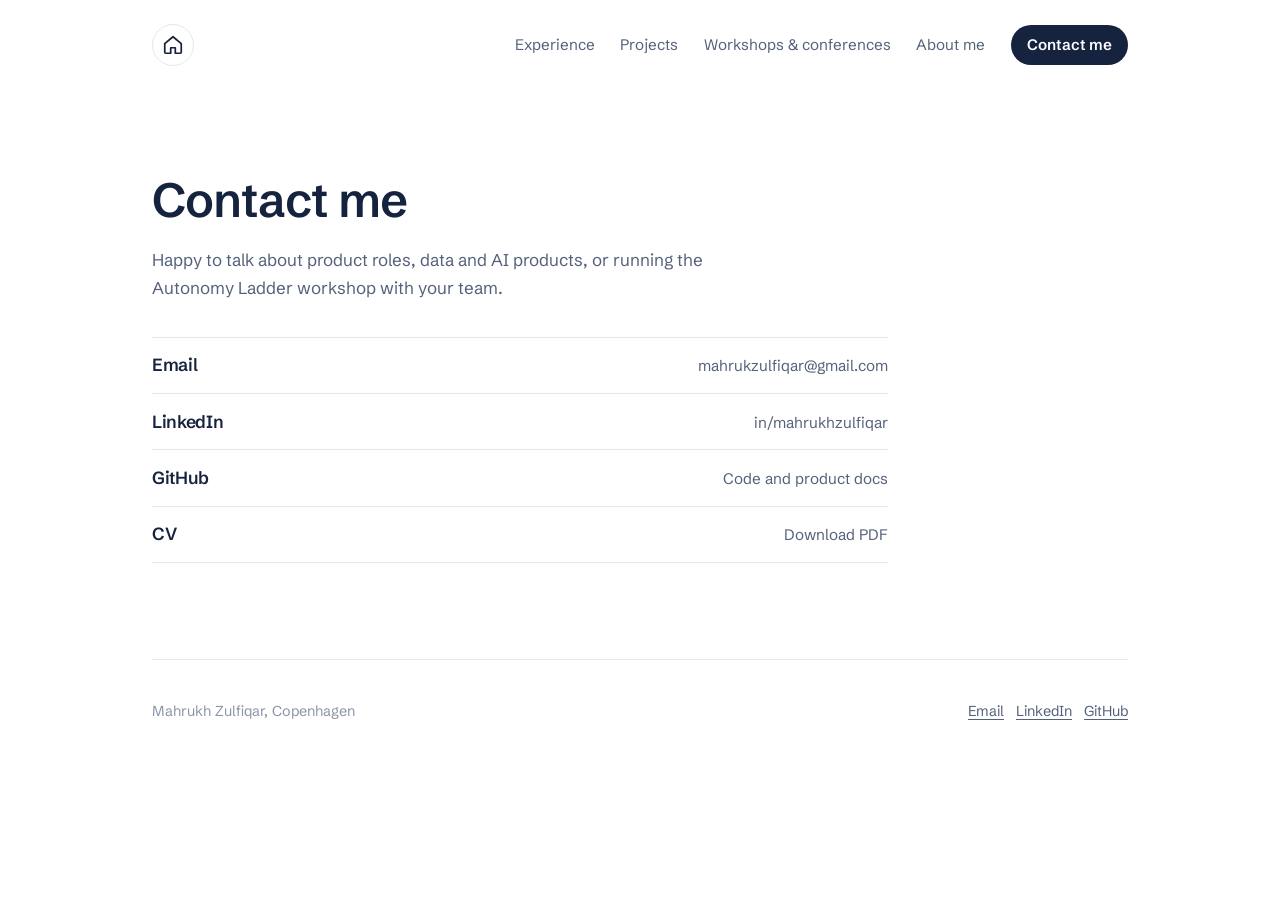
<file: contact.html>
<!DOCTYPE html>
<html lang="en">
<head>
<meta charset="utf-8">
<meta name="viewport" content="width=device-width, initial-scale=1">
<title>Contact me, Mahrukh Zulfiqar</title>
<meta name="description" content="Contact Mahrukh Zulfiqar, Product Manager in Copenhagen.">
<link rel="preconnect" href="https://fonts.googleapis.com">
<link rel="preconnect" href="https://fonts.gstatic.com" crossorigin>
<link href="https://fonts.googleapis.com/css2?family=Schibsted+Grotesk:wght@400;500;600;700&display=swap" rel="stylesheet">
<link rel="stylesheet" href="style.css?v=21">
</head>
<body>
<div class="wrap">
<header class="site-head">
  <a class="home" href="index.html" aria-label="Home, Mahrukh Zulfiqar" title="Home"><svg viewBox="0 0 24 24" width="22" height="22" aria-hidden="true"><path d="M3 10.5 12 3l9 7.5V20a1 1 0 0 1-1 1h-5.5v-6h-5v6H4a1 1 0 0 1-1-1z" fill="none" stroke="currentColor" stroke-width="1.9" stroke-linejoin="round"/></svg></a>
  <nav aria-label="Main">
    <a href="index.html#experience">Experience</a>
    <a href="index.html#projects">Projects</a>
    <a href="index.html#conferences">Workshops &amp; conferences</a>
    <a href="about.html">About me</a>
    <a class="pill" href="contact.html" aria-current="page">Contact me</a>
  </nav>
</header>
<main>
<section class="contact-page" aria-labelledby="contact-h">
  <h1 id="contact-h">Contact me</h1>
  <p class="lead-sm">Happy to talk about product roles, data and AI products, or running the Autonomy Ladder workshop with your team.</p>
  <ul class="contact-list">
    <li><a href="mailto:mahrukzulfiqar@gmail.com"><strong>Email</strong><span>mahrukzulfiqar@gmail.com</span></a></li>
    <li><a href="https://www.linkedin.com/in/mahrukhzulfiqar/"><strong>LinkedIn</strong><span>in/mahrukhzulfiqar</span></a></li>
    <li><a href="https://github.com/mahrukhzulfiqar"><strong>GitHub</strong><span>Code and product docs</span></a></li>
    <li><a href="cv/Mahrukh_Zulfiqar_CV.pdf" download="Mahrukh_Zulfiqar_CV.pdf"><strong>CV</strong><span>Download PDF</span></a></li>
  </ul>
</section>
</main>
<footer class="site-foot">
  <p>Mahrukh Zulfiqar, Copenhagen</p>
  <p><a href="mailto:mahrukzulfiqar@gmail.com">Email</a> &nbsp; <a href="https://www.linkedin.com/in/mahrukhzulfiqar/">LinkedIn</a> &nbsp; <a href="https://github.com/mahrukhzulfiqar">GitHub</a></p>
</footer>
</div>
</body>
</html>
</file>
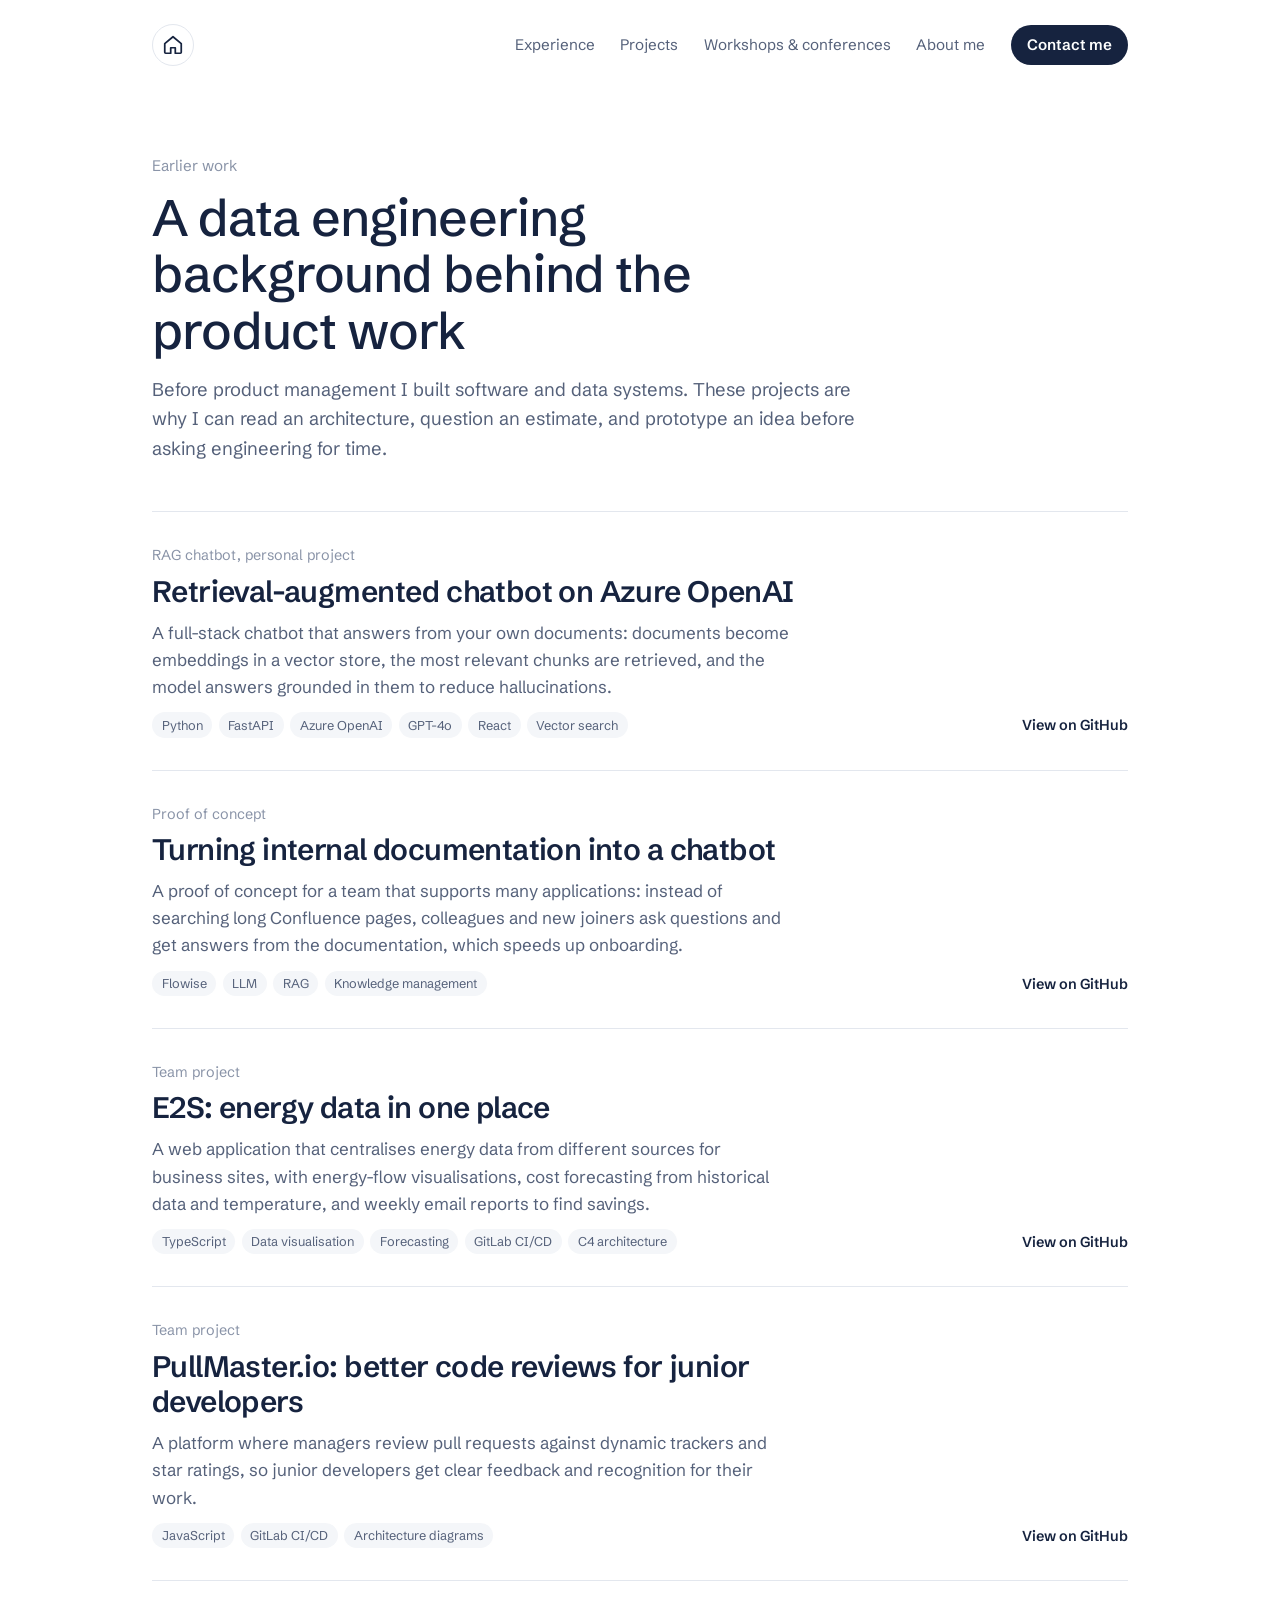
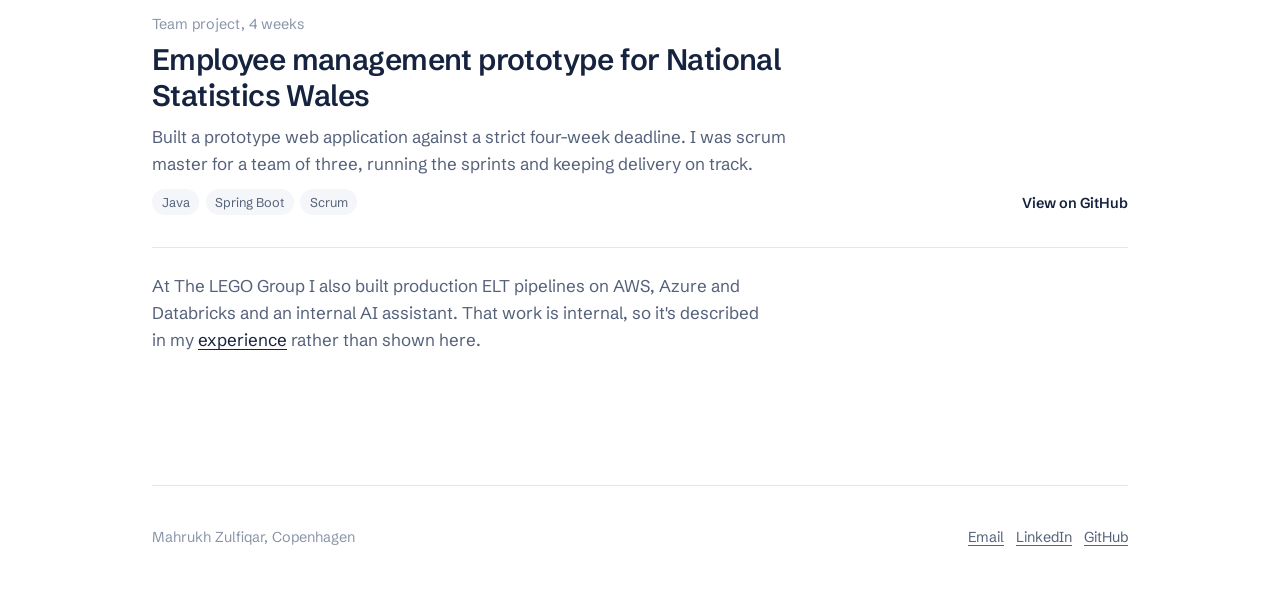
<file: engineering.html>
<!DOCTYPE html>
<html lang="en">
<head>
<meta charset="utf-8">
<meta name="viewport" content="width=device-width, initial-scale=1">
<title>Engineering archive, Mahrukh Zulfiqar</title>
<meta name="description" content="Engineering projects from Mahrukh Zulfiqar's data and software engineering years.">
<link rel="preconnect" href="https://fonts.googleapis.com">
<link rel="preconnect" href="https://fonts.gstatic.com" crossorigin>
<link href="https://fonts.googleapis.com/css2?family=Schibsted+Grotesk:wght@400;500;600;700&display=swap" rel="stylesheet">
<link rel="stylesheet" href="style.css?v=21">
</head>
<body>
<div class="wrap">
<header class="site-head">
  <a class="home" href="index.html" aria-label="Home, Mahrukh Zulfiqar" title="Home"><svg viewBox="0 0 24 24" width="22" height="22" aria-hidden="true"><path d="M3 10.5 12 3l9 7.5V20a1 1 0 0 1-1 1h-5.5v-6h-5v6H4a1 1 0 0 1-1-1z" fill="none" stroke="currentColor" stroke-width="1.9" stroke-linejoin="round"/></svg></a>
  <nav aria-label="Main">
    <a href="index.html#experience">Experience</a>
    <a href="index.html#projects">Projects</a>
    <a href="index.html#conferences">Workshops &amp; conferences</a>
    <a href="about.html">About me</a>
    <a class="pill" href="contact.html">Contact me</a>
  </nav>
</header>
<main>
<div class="page-head">
  <p class="label">Earlier work</p>
  <h1>A data engineering background behind the product work</h1>
  <p>Before product management I built software and data systems. These projects are why I can read an architecture, question an estimate, and prototype an idea before asking engineering for time.</p>
</div>
<section aria-label="Engineering projects" style="padding-top:1rem">
  <ul class="stories">
    <li class="story"><a href="https://github.com/mahrukhzulfiqar/rag-azure-openai">
      <div>
        <p class="meta">RAG chatbot, personal project</p>
        <h3>Retrieval-augmented chatbot on Azure OpenAI</h3>
        <p>A full-stack chatbot that answers from your own documents: documents become embeddings in a vector store, the most relevant chunks are retrieved, and the model answers grounded in them to reduce hallucinations.</p>
        <ul class="stack"><li>Python</li><li>FastAPI</li><li>Azure OpenAI</li><li>GPT-4o</li><li>React</li><li>Vector search</li></ul>
      </div>
      <div class="side"><span></span><span class="go">View on GitHub</span></div>
    </a></li>
    <li class="story"><a href="https://github.com/mahrukhzulfiqar/flowise-rag-poc-chatbot">
      <div>
        <p class="meta">Proof of concept</p>
        <h3>Turning internal documentation into a chatbot</h3>
        <p>A proof of concept for a team that supports many applications: instead of searching long Confluence pages, colleagues and new joiners ask questions and get answers from the documentation, which speeds up onboarding.</p>
        <ul class="stack"><li>Flowise</li><li>LLM</li><li>RAG</li><li>Knowledge management</li></ul>
      </div>
      <div class="side"><span></span><span class="go">View on GitHub</span></div>
    </a></li>
    <li class="story"><a href="https://github.com/mahrukhzulfiqar/E2S">
      <div>
        <p class="meta">Team project</p>
        <h3>E2S: energy data in one place</h3>
        <p>A web application that centralises energy data from different sources for business sites, with energy-flow visualisations, cost forecasting from historical data and temperature, and weekly email reports to find savings.</p>
        <ul class="stack"><li>TypeScript</li><li>Data visualisation</li><li>Forecasting</li><li>GitLab CI/CD</li><li>C4 architecture</li></ul>
      </div>
      <div class="side"><span></span><span class="go">View on GitHub</span></div>
    </a></li>
    <li class="story"><a href="https://github.com/mahrukhzulfiqar/PullMaster.io">
      <div>
        <p class="meta">Team project</p>
        <h3>PullMaster.io: better code reviews for junior developers</h3>
        <p>A platform where managers review pull requests against dynamic trackers and star ratings, so junior developers get clear feedback and recognition for their work.</p>
        <ul class="stack"><li>JavaScript</li><li>GitLab CI/CD</li><li>Architecture diagrams</li></ul>
      </div>
      <div class="side"><span></span><span class="go">View on GitHub</span></div>
    </a></li>
    <li class="story"><a href="https://github.com/mahrukhzulfiqar/Employees-Management">
      <div>
        <p class="meta">Team project, 4 weeks</p>
        <h3>Employee management prototype for National Statistics Wales</h3>
        <p>Built a prototype web application against a strict four-week deadline. I was scrum master for a team of three, running the sprints and keeping delivery on track.</p>
        <ul class="stack"><li>Java</li><li>Spring Boot</li><li>Scrum</li></ul>
      </div>
      <div class="side"><span></span><span class="go">View on GitHub</span></div>
    </a></li>
  </ul>
  <p class="lead-sm" style="margin-top:1.5rem">At The LEGO Group I also built production ELT pipelines on AWS, Azure and Databricks and an internal AI assistant. That work is internal, so it's described in my <a href="index.html#experience">experience</a> rather than shown here.</p>
</section>
</main>
<footer class="site-foot">
  <p>Mahrukh Zulfiqar, Copenhagen</p>
  <p><a href="mailto:mahrukzulfiqar@gmail.com">Email</a> &nbsp; <a href="https://www.linkedin.com/in/mahrukhzulfiqar/">LinkedIn</a> &nbsp; <a href="https://github.com/mahrukhzulfiqar">GitHub</a></p>
</footer>
</div>
</body>
</html>
</file>
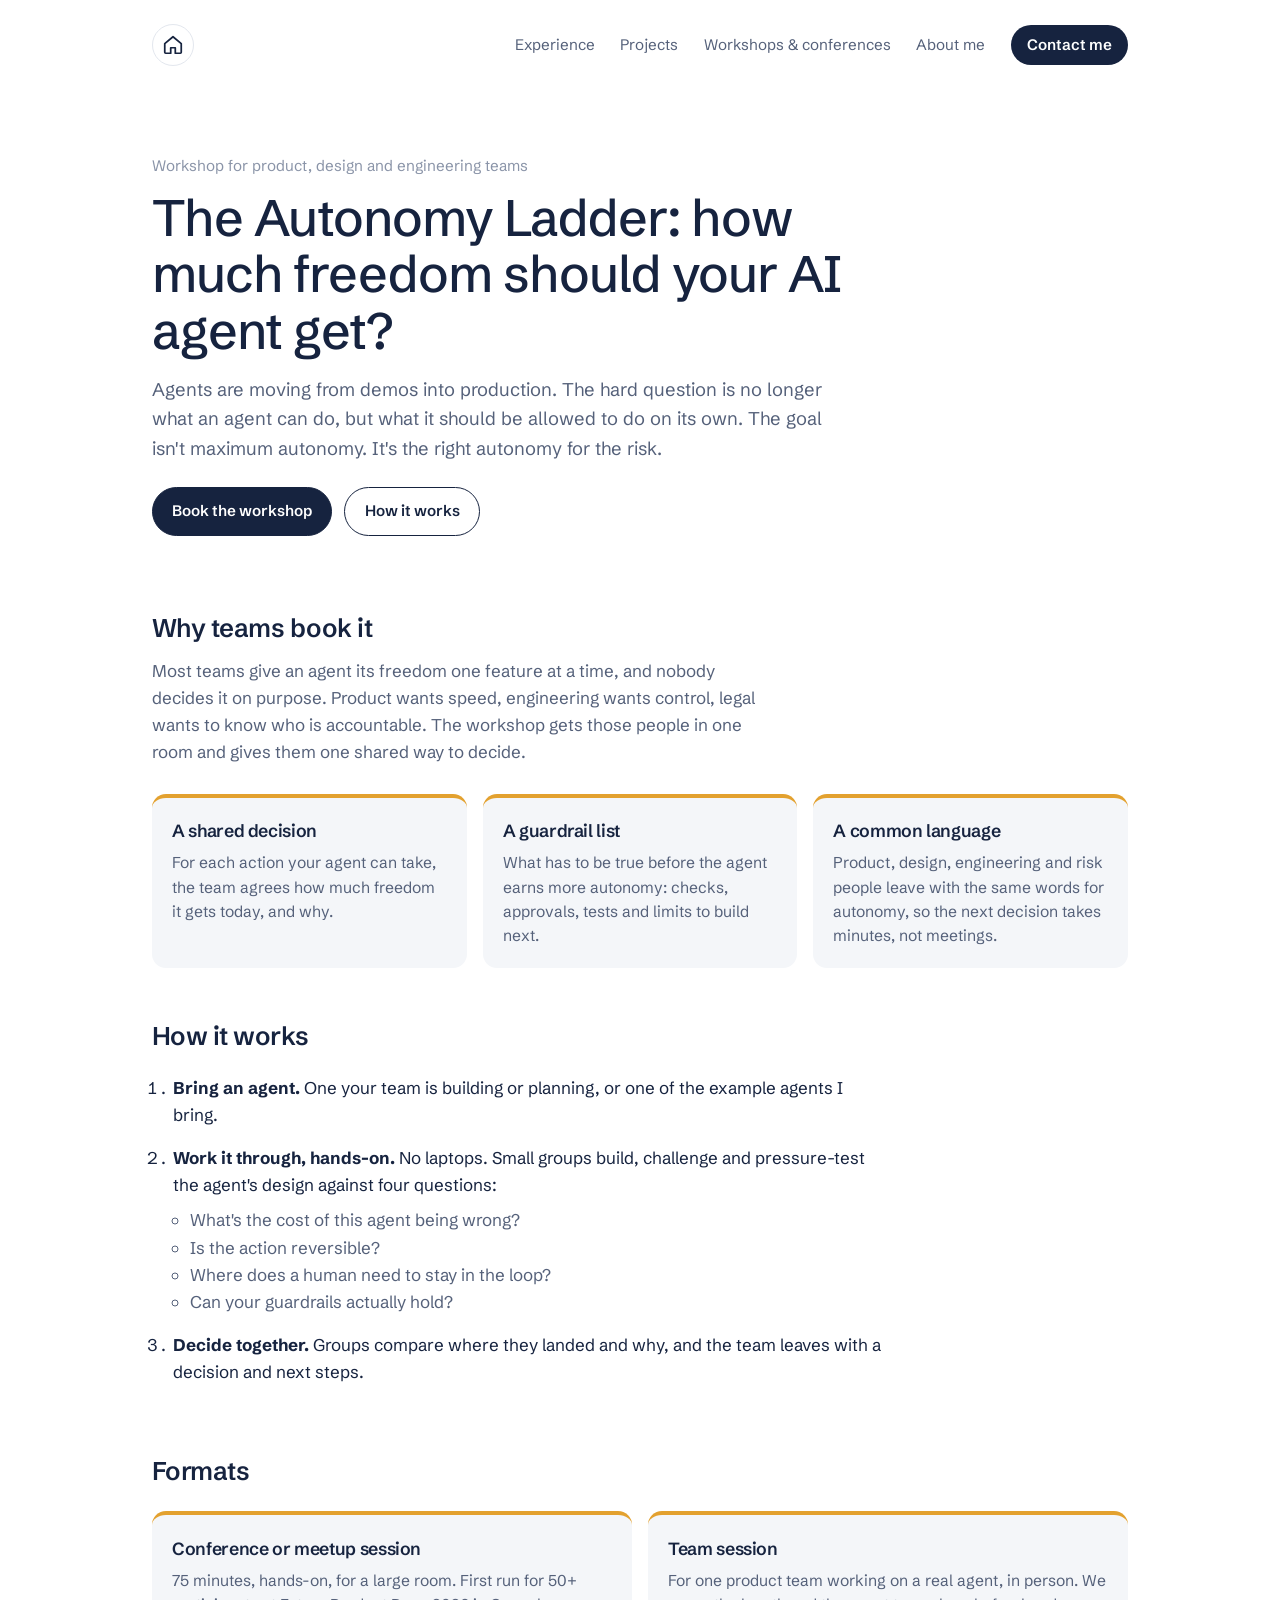
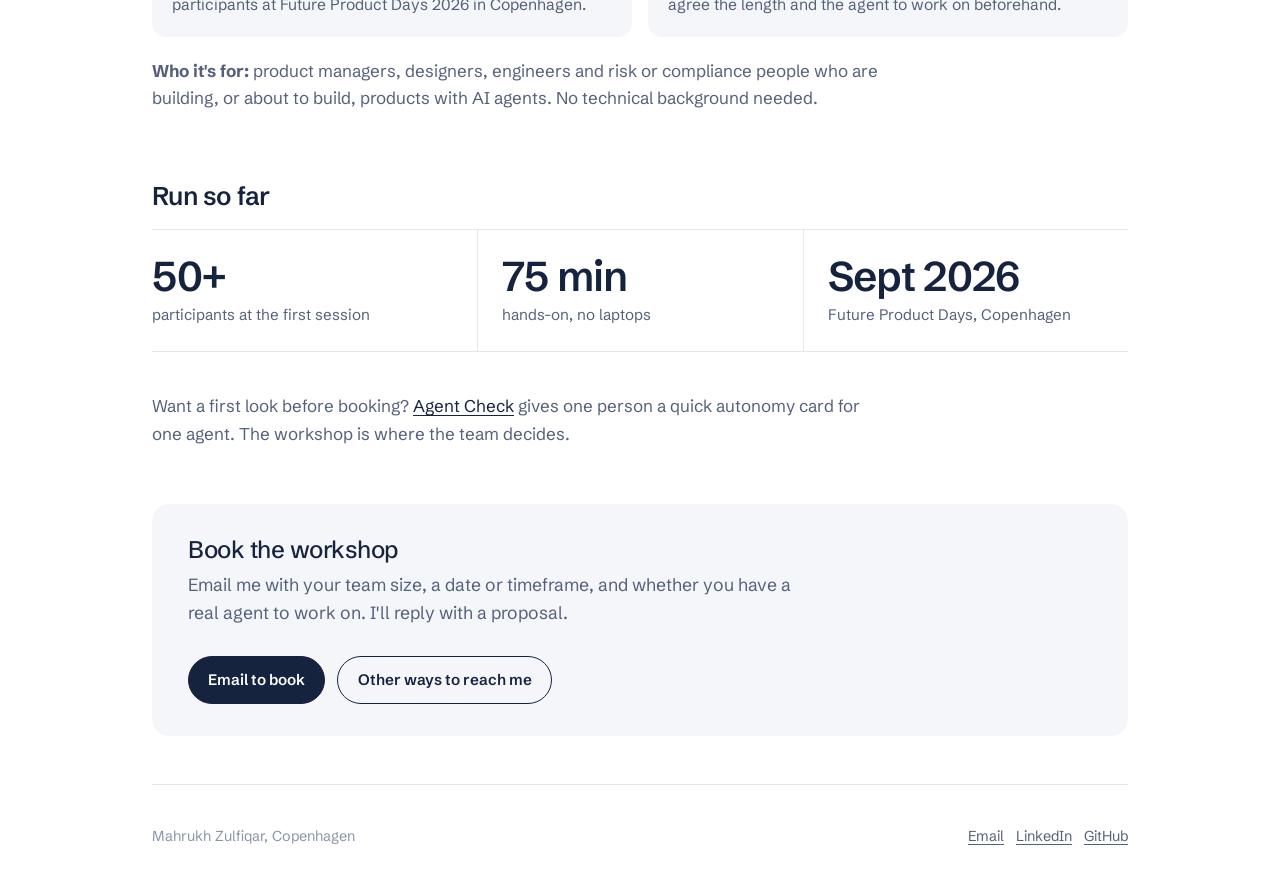
<file: workshops.html>
<!DOCTYPE html>
<html lang="en">
<head>
<meta charset="utf-8">
<meta name="viewport" content="width=device-width, initial-scale=1">
<title>Book The Autonomy Ladder workshop, Mahrukh Zulfiqar</title>
<meta name="description" content="A hands-on workshop on designing guardrails for agentic AI.">
<link rel="preconnect" href="https://fonts.googleapis.com">
<link rel="preconnect" href="https://fonts.gstatic.com" crossorigin>
<link href="https://fonts.googleapis.com/css2?family=Schibsted+Grotesk:wght@400;500;600;700&display=swap" rel="stylesheet">
<link rel="stylesheet" href="style.css?v=22">
</head>
<body>
<div class="wrap">
<header class="site-head">
  <a class="home" href="index.html" aria-label="Home, Mahrukh Zulfiqar" title="Home"><svg viewBox="0 0 24 24" width="22" height="22" aria-hidden="true"><path d="M3 10.5 12 3l9 7.5V20a1 1 0 0 1-1 1h-5.5v-6h-5v6H4a1 1 0 0 1-1-1z" fill="none" stroke="currentColor" stroke-width="1.9" stroke-linejoin="round"/></svg></a>
  <nav aria-label="Main">
    <a href="index.html#experience">Experience</a>
    <a href="index.html#projects">Projects</a>
    <a href="index.html#conferences">Workshops &amp; conferences</a>
    <a href="about.html">About me</a>
    <a class="pill" href="contact.html">Contact me</a>
  </nav>
</header>
<main>
<div class="page-head offer-head">
  <p class="label">Workshop for product, design and engineering teams</p>
  <h1>The Autonomy Ladder: how much freedom should your AI agent get?</h1>
  <p>Agents are moving from demos into production. The hard question is no longer what an agent can do, but what it should be allowed to do on its own. The goal isn't maximum autonomy. It's the right autonomy for the risk.</p>
  <div class="btns"><a class="btn primary" href="mailto:mahrukzulfiqar@gmail.com?subject=Autonomy%20Ladder%20workshop&body=Team%20size%3A%0ADate%20or%20timeframe%3A%0AAre%20you%20working%20on%20a%20real%20agent%20we%20could%20use%3F%0A">Book the workshop</a><a class="btn" href="#how">How it works</a></div>
</div>

<section class="offer" aria-labelledby="why-h">
  <h2 id="why-h">Why teams book it</h2>
  <p class="lead-sm">Most teams give an agent its freedom one feature at a time, and nobody decides it on purpose. Product wants speed, engineering wants control, legal wants to know who is accountable. The workshop gets those people in one room and gives them one shared way to decide.</p>
  <div class="offer-grid">
    <div><h3>A shared decision</h3><p>For each action your agent can take, the team agrees how much freedom it gets today, and why.</p></div>
    <div><h3>A guardrail list</h3><p>What has to be true before the agent earns more autonomy: checks, approvals, tests and limits to build next.</p></div>
    <div><h3>A common language</h3><p>Product, design, engineering and risk people leave with the same words for autonomy, so the next decision takes minutes, not meetings.</p></div>
  </div>
</section>

<section class="offer" id="how" aria-labelledby="how-h">
  <h2 id="how-h">How it works</h2>
  <ol class="steps">
    <li><strong>Bring an agent.</strong> One your team is building or planning, or one of the example agents I bring.</li>
    <li><strong>Work it through, hands-on.</strong> No laptops. Small groups build, challenge and pressure-test the agent's design against four questions:
      <ul>
        <li>What's the cost of this agent being wrong?</li>
        <li>Is the action reversible?</li>
        <li>Where does a human need to stay in the loop?</li>
        <li>Can your guardrails actually hold?</li>
      </ul></li>
    <li><strong>Decide together.</strong> Groups compare where they landed and why, and the team leaves with a decision and next steps.</li>
  </ol>
</section>

<section class="offer" aria-labelledby="formats-h">
  <h2 id="formats-h">Formats</h2>
  <div class="offer-grid two">
    <div><h3>Conference or meetup session</h3><p>75 minutes, hands-on, for a large room. First run for 50+ participants at Future Product Days 2026 in Copenhagen.</p></div>
    <div><h3>Team session</h3><p>For one product team working on a real agent, in person. We agree the length and the agent to work on beforehand.</p></div>
  </div>
  <p class="who"><strong>Who it's for:</strong> product managers, designers, engineers and risk or compliance people who are building, or about to build, products with AI agents. No technical background needed.</p>
</section>

<section class="offer proof" aria-labelledby="proof-h">
  <h2 id="proof-h">Run so far</h2>
  <div class="numbers">
    <div><strong>50+</strong><span>participants at the first session</span></div>
    <div><strong>75 min</strong><span>hands-on, no laptops</span></div>
    <div><strong>Sept 2026</strong><span>Future Product Days, Copenhagen</span></div>
  </div>
  <p class="who">Want a first look before booking? <a href="agentcheck.html">Agent Check</a> gives one person a quick autonomy card for one agent. The workshop is where the team decides.</p>
  <!-- Add participant or organiser quotes here when you have them. -->
</section>

<section class="closing" aria-labelledby="closing-h">
  <h2 id="closing-h">Book the workshop</h2>
  <p>Email me with your team size, a date or timeframe, and whether you have a real agent to work on. I'll reply with a proposal.</p>
  <div class="btns"><a class="btn primary" href="mailto:mahrukzulfiqar@gmail.com?subject=Autonomy%20Ladder%20workshop&body=Team%20size%3A%0ADate%20or%20timeframe%3A%0AAre%20you%20working%20on%20a%20real%20agent%20we%20could%20use%3F%0A">Email to book</a><a class="btn" href="contact.html">Other ways to reach me</a></div>
</section>
</main>
<footer class="site-foot">
  <p>Mahrukh Zulfiqar, Copenhagen</p>
  <p><a href="mailto:mahrukzulfiqar@gmail.com">Email</a> &nbsp; <a href="https://www.linkedin.com/in/mahrukhzulfiqar/">LinkedIn</a> &nbsp; <a href="https://github.com/mahrukhzulfiqar">GitHub</a></p>
</footer>
</div>
</body>
</html>
</file>
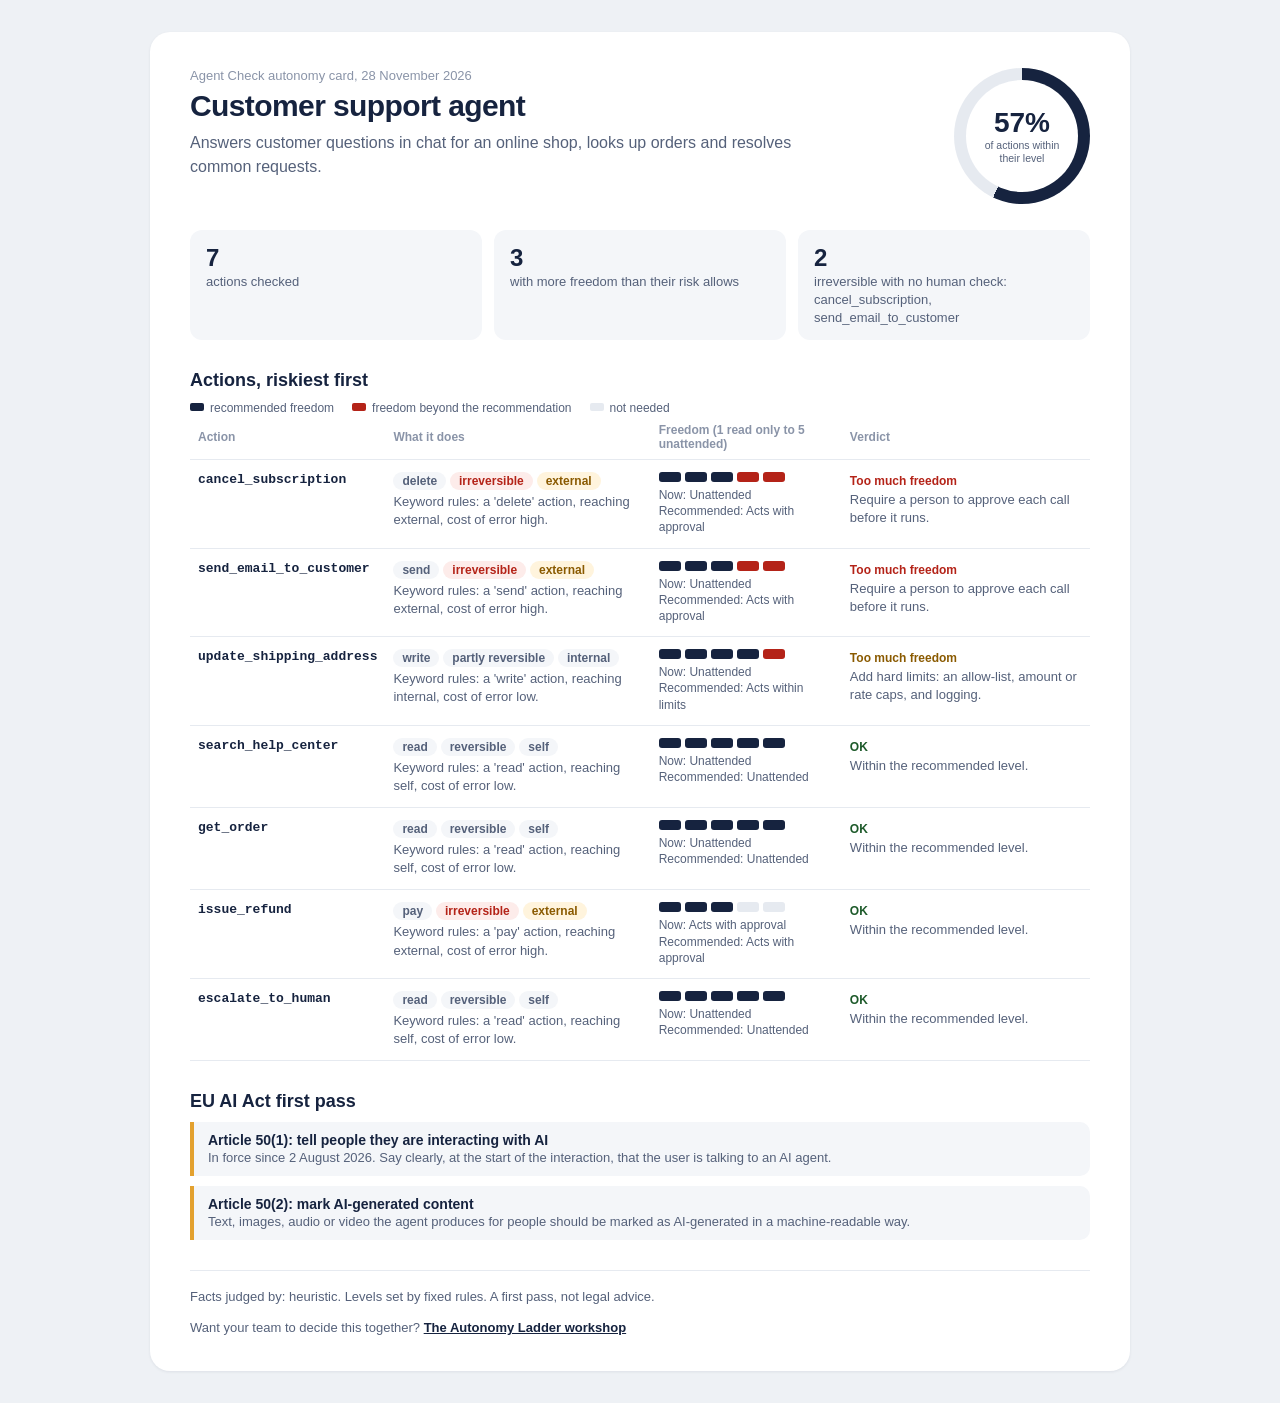
<file: img/agentcheck/sample-card.html>
<!DOCTYPE html><html lang="en"><head><meta charset="utf-8"><meta name="viewport" content="width=device-width, initial-scale=1">
<title>Autonomy card: Customer support agent</title><style>
:root{--ink:#16233f;--soft:#55617a;--faint:#8a94a8;--line:#e6eaf0;--tint:#f4f6f9;--amber:#e3a12f;--red:#b42318;--redbg:#fdecea;--ok:#1d5a2a;--okbg:#e3f2e5}
*{box-sizing:border-box}body{margin:0;background:#eef1f5;font-family:-apple-system,BlinkMacSystemFont,"Segoe UI",Helvetica,Arial,sans-serif;color:var(--ink)}
.card{max-width:980px;margin:32px auto;background:#fff;border-radius:20px;padding:36px 40px;box-shadow:0 1px 3px rgba(22,35,63,.08)}
.top{display:flex;justify-content:space-between;gap:24px;align-items:flex-start}
.kicker{color:var(--faint);font-size:13px;margin:0 0 6px}h1{margin:0;font-size:30px;letter-spacing:-.02em}
.purpose{color:var(--soft);margin:8px 0 0;max-width:620px;line-height:1.5}
.score{flex:none;width:136px;height:136px;border-radius:50%;display:grid;place-items:center;text-align:center;background:conic-gradient(var(--ink) calc(var(--p)*1%),var(--line) 0)}
.score>div{width:112px;height:112px;border-radius:50%;background:#fff;display:grid;place-items:center}
.score strong{font-size:28px;display:block}.score span{font-size:10.5px;color:var(--soft);line-height:1.25;display:block}
.stats{display:grid;grid-template-columns:repeat(3,1fr);gap:12px;margin:26px 0 8px}
.stats div{background:var(--tint);border-radius:12px;padding:14px 16px}.stats strong{font-size:24px;display:block}.stats span{font-size:13px;color:var(--soft)}
h2{font-size:18px;margin:30px 0 10px}
table{width:100%;border-collapse:collapse;font-size:14px}th{text-align:left;color:var(--faint);font-weight:600;font-size:12px;padding:8px 8px;border-bottom:1px solid var(--line)}
td{padding:12px 8px;border-bottom:1px solid var(--line);vertical-align:top}td.name{font-weight:650;font-family:ui-monospace,Menlo,monospace;font-size:13px}
.chip{display:inline-block;padding:2px 9px;border-radius:999px;font-size:12px;font-weight:600;background:var(--tint);color:var(--soft)}
.chip.no{background:var(--redbg);color:var(--red)}.chip.ext{background:#fff4dd;color:#8a5a00}
.ladder{display:flex;gap:4px;align-items:center}.ladder i{width:22px;height:10px;border-radius:3px;background:var(--line);display:block}
.ladder i.rec{background:var(--ink)}.ladder i.over{background:var(--red)}
.lvl{font-size:12px;color:var(--soft);margin-top:5px;line-height:1.35}
.sev{font-weight:700;font-size:12px}.sev.high{color:var(--red)}.sev.medium{color:#8a5a00}.sev.ok{color:var(--ok)}
.fix{color:var(--soft);font-size:13px;margin-top:3px;line-height:1.4}
.legend{display:flex;gap:18px;font-size:12px;color:var(--soft);margin:6px 0 0}.legend i{display:inline-block;width:14px;height:8px;border-radius:2px;margin-right:6px;vertical-align:1px}
.law{display:grid;gap:10px}.law div{border-left:4px solid var(--amber);background:var(--tint);border-radius:0 10px 10px 0;padding:10px 14px}
.law strong{display:block;font-size:14px}.law span{font-size:13px;color:var(--soft)}
.foot{margin-top:30px;padding-top:18px;border-top:1px solid var(--line);display:flex;justify-content:space-between;gap:16px;flex-wrap:wrap;font-size:13px;color:var(--soft)}
.foot a{color:var(--ink);font-weight:650}
@media(max-width:700px){.card{padding:22px 18px;margin:0;border-radius:0}.top{flex-direction:column-reverse}.stats{grid-template-columns:1fr}table,thead,tbody,tr,td{display:block}thead{display:none}td{border:0;padding:4px 0}tr{border-bottom:1px solid var(--line);padding:12px 0}}
</style></head><body><main class="card">
<div class="top"><div><p class="kicker">Agent Check autonomy card, 28 November 2026</p><h1>Customer support agent</h1><p class="purpose">Answers customer questions in chat for an online shop, looks up orders and resolves common requests.</p></div>
<div class="score" style="--p:57"><div><div><strong>57%</strong><span>of actions within<br>their level</span></div></div></div></div>
<div class="stats"><div><strong>7</strong><span>actions checked</span></div><div><strong>3</strong><span>with more freedom than their risk allows</span></div><div><strong>2</strong><span>irreversible with no human check: cancel_subscription, send_email_to_customer</span></div></div>
<h2>Actions, riskiest first</h2>
<div class="legend"><span><i style="background:#16233f"></i>recommended freedom</span><span><i style="background:#b42318"></i>freedom beyond the recommendation</span><span><i style="background:#e6eaf0"></i>not needed</span></div>
<table><thead><tr><th>Action</th><th>What it does</th><th>Freedom (1 read only to 5 unattended)</th><th>Verdict</th></tr></thead><tbody><tr><td class='name'>cancel_subscription</td><td><span class='chip'>delete</span> <span class="chip no">irreversible</span> <span class="chip ext">external</span><div class='fix'>Keyword rules: a &#x27;delete&#x27; action, reaching external, cost of error high.</div></td><td><div class="ladder"><i class="rec"></i><i class="rec"></i><i class="rec"></i><i class="over"></i><i class="over"></i></div><div class='lvl'>Now: Unattended<br>Recommended: Acts with approval</div></td><td><span class='sev high'>Too much freedom</span><div class='fix'>Require a person to approve each call before it runs.</div></td></tr><tr><td class='name'>send_email_to_customer</td><td><span class='chip'>send</span> <span class="chip no">irreversible</span> <span class="chip ext">external</span><div class='fix'>Keyword rules: a &#x27;send&#x27; action, reaching external, cost of error high.</div></td><td><div class="ladder"><i class="rec"></i><i class="rec"></i><i class="rec"></i><i class="over"></i><i class="over"></i></div><div class='lvl'>Now: Unattended<br>Recommended: Acts with approval</div></td><td><span class='sev high'>Too much freedom</span><div class='fix'>Require a person to approve each call before it runs.</div></td></tr><tr><td class='name'>update_shipping_address</td><td><span class='chip'>write</span> <span class="chip ">partly reversible</span> <span class="chip ">internal</span><div class='fix'>Keyword rules: a &#x27;write&#x27; action, reaching internal, cost of error low.</div></td><td><div class="ladder"><i class="rec"></i><i class="rec"></i><i class="rec"></i><i class="rec"></i><i class="over"></i></div><div class='lvl'>Now: Unattended<br>Recommended: Acts within limits</div></td><td><span class='sev medium'>Too much freedom</span><div class='fix'>Add hard limits: an allow-list, amount or rate caps, and logging.</div></td></tr><tr><td class='name'>search_help_center</td><td><span class='chip'>read</span> <span class="chip ">reversible</span> <span class="chip ">self</span><div class='fix'>Keyword rules: a &#x27;read&#x27; action, reaching self, cost of error low.</div></td><td><div class="ladder"><i class="rec"></i><i class="rec"></i><i class="rec"></i><i class="rec"></i><i class="rec"></i></div><div class='lvl'>Now: Unattended<br>Recommended: Unattended</div></td><td><span class='sev ok'>OK</span><div class='fix'>Within the recommended level.</div></td></tr><tr><td class='name'>get_order</td><td><span class='chip'>read</span> <span class="chip ">reversible</span> <span class="chip ">self</span><div class='fix'>Keyword rules: a &#x27;read&#x27; action, reaching self, cost of error low.</div></td><td><div class="ladder"><i class="rec"></i><i class="rec"></i><i class="rec"></i><i class="rec"></i><i class="rec"></i></div><div class='lvl'>Now: Unattended<br>Recommended: Unattended</div></td><td><span class='sev ok'>OK</span><div class='fix'>Within the recommended level.</div></td></tr><tr><td class='name'>issue_refund</td><td><span class='chip'>pay</span> <span class="chip no">irreversible</span> <span class="chip ext">external</span><div class='fix'>Keyword rules: a &#x27;pay&#x27; action, reaching external, cost of error high.</div></td><td><div class="ladder"><i class="rec"></i><i class="rec"></i><i class="rec"></i><i class=""></i><i class=""></i></div><div class='lvl'>Now: Acts with approval<br>Recommended: Acts with approval</div></td><td><span class='sev ok'>OK</span><div class='fix'>Within the recommended level.</div></td></tr><tr><td class='name'>escalate_to_human</td><td><span class='chip'>read</span> <span class="chip ">reversible</span> <span class="chip ">self</span><div class='fix'>Keyword rules: a &#x27;read&#x27; action, reaching self, cost of error low.</div></td><td><div class="ladder"><i class="rec"></i><i class="rec"></i><i class="rec"></i><i class="rec"></i><i class="rec"></i></div><div class='lvl'>Now: Unattended<br>Recommended: Unattended</div></td><td><span class='sev ok'>OK</span><div class='fix'>Within the recommended level.</div></td></tr></tbody></table>
<h2>EU AI Act first pass</h2><div class="law"><div><strong>Article 50(1): tell people they are interacting with AI</strong><span>In force since 2 August 2026. Say clearly, at the start of the interaction, that the user is talking to an AI agent.</span></div><div><strong>Article 50(2): mark AI-generated content</strong><span>Text, images, audio or video the agent produces for people should be marked as AI-generated in a machine-readable way.</span></div></div>
<div class="foot"><span>Facts judged by: heuristic. Levels set by fixed rules. A first pass, not legal advice.</span>
<span>Want your team to decide this together? <a href="https://mahrukhzulfiqar.github.io/workshops.html">The Autonomy Ladder workshop</a></span></div>
</main></body></html>
</file>
<file: style.css>
/* Mahrukh Zulfiqar portfolio, v4: editorial, white, navy ink, amber only for live energy data */
:root {
  --ink: #16233f;
  --ink-soft: #55617a;
  --ink-faint: #8a94a8;
  --bg: #ffffff;
  --tint: #f4f6f9;
  --line: #e3e7ee;
  --amber: #e3a12f;
  --night: #b9c9d8;
  --measure: 38rem;
  --font: "Schibsted Grotesk", "Helvetica Neue", Arial, sans-serif;
}
* { box-sizing: border-box; }
html { -webkit-text-size-adjust: 100%; scroll-behavior: smooth; }
@media (prefers-reduced-motion: reduce) { html { scroll-behavior: auto; } }
body { margin: 0; background: var(--bg); color: var(--ink); font-family: var(--font); font-size: 1.0625rem; line-height: 1.6; }
a { color: var(--ink); text-decoration-thickness: 1px; text-underline-offset: 0.2em; }
a:hover { text-decoration-thickness: 2px; }
a:focus-visible { outline: 3px solid var(--amber); outline-offset: 3px; border-radius: 4px; }
h1, h2, h3 { letter-spacing: -0.02em; font-weight: 600; }
.wrap { max-width: 64rem; margin: 0 auto; padding: 0 1.5rem; }

/* live grid ticker */
.ticker { background: var(--ink); color: #dfe6ef; font-size: 0.82rem; }
.ticker .wrap { max-width: none; display: flex; justify-content: center; gap: 2rem; align-items: center; min-height: 2.25rem; overflow-x: auto; white-space: nowrap; scrollbar-width: none; }
.ticker .wrap::-webkit-scrollbar { display: none; }
.ticker .live-tag { display: inline-flex; align-items: center; gap: 0.45rem; font-weight: 700; color: #fff; }
.ticker .dot { width: 7px; height: 7px; border-radius: 50%; background: var(--amber); }
.ticker b { color: #fff; font-weight: 700; }
.ticker .hl { color: var(--amber); font-weight: 700; }
.ticker a { color: #dfe6ef; }
@media (prefers-reduced-motion: no-preference) {
  .ticker .dot { animation: pulse 2.4s ease-in-out infinite; }
  @keyframes pulse { 0%, 100% { opacity: 1; } 50% { opacity: 0.3; } }
}

/* header */
.site-head { display: flex; justify-content: space-between; align-items: center; padding: 1.5rem 0; gap: 1rem; flex-wrap: wrap; }
.site-head .name { font-weight: 700; text-decoration: none; }
.site-head nav { display: flex; align-items: center; gap: 1.6rem; font-size: 0.95rem; flex-wrap: wrap; }
.site-head nav a { text-decoration: none; color: var(--ink-soft); }
.site-head nav a:hover, .site-head nav a[aria-current="page"] { color: var(--ink); }
.site-head nav a[aria-current="page"] { font-weight: 600; }
.pill { background: var(--ink); color: #fff !important; padding: 0.5rem 1rem; border-radius: 999px; font-weight: 600; }
.pill:hover { background: #24365c; }

/* intro (home) */
.intro { display: grid; grid-template-columns: minmax(0, 1fr) 15rem; gap: 4rem; align-items: center; padding: 4.5rem 0 4rem; }
.intro h1 { font-size: clamp(2.1rem, 4.6vw, 3.1rem); line-height: 1.15; margin: 0 0 1.25rem; font-weight: 500; }
.intro h1 strong { font-weight: 700; }
.intro p { color: var(--ink-soft); font-size: 1.2rem; max-width: var(--measure); margin: 0 0 1rem; }
.social { display: flex; gap: 1.25rem; margin-top: 1.5rem; font-size: 0.95rem; }
.portrait { width: 15rem; aspect-ratio: 4 / 5; border-radius: 18px; overflow: hidden; background: var(--tint); display: grid; place-items: center; }
.portrait img { width: 100%; height: 100%; object-fit: cover; object-position: 50% 30%; display: block; }
.portrait .initials { font-size: 3.5rem; font-weight: 700; color: var(--ink-faint); letter-spacing: 0.02em; }

/* page head */
.page-head { padding: 4rem 0 2rem; max-width: 44rem; }
.page-head .label { color: var(--ink-faint); font-size: 0.95rem; margin: 0 0 0.75rem; }
.page-head h1 { font-size: clamp(2.2rem, 5vw, 3.2rem); line-height: 1.1; margin: 0 0 1rem; font-weight: 500; }
.page-head p { color: var(--ink-soft); font-size: 1.15rem; margin: 0; }

/* section */
section { padding: 3.5rem 0; }
.section-title { display: flex; justify-content: space-between; align-items: baseline; gap: 1rem; margin-bottom: 1rem; }
.section-title h2 { font-size: 1.5rem; margin: 0; font-weight: 600; }
.section-title a { font-size: 0.95rem; color: var(--ink-soft); }

/* story list (Lorenzo-style) */
.stories { list-style: none; margin: 0; padding: 0; border-top: 1px solid var(--line); }
.story { border-bottom: 1px solid var(--line); }
.story > a, .story > div { display: grid; grid-template-columns: minmax(0, 1fr) 13rem; gap: 2rem; padding: 2rem 0; text-decoration: none; }
.story .meta { color: var(--ink-faint); font-size: 0.9rem; margin: 0 0 0.4rem; }
.story h3 { font-size: clamp(1.4rem, 2.6vw, 1.85rem); line-height: 1.2; margin: 0 0 0.6rem; font-weight: 600; }
.story p { color: var(--ink-soft); margin: 0; max-width: 40rem; }
.story .side { display: flex; flex-direction: column; justify-content: space-between; align-items: flex-end; text-align: right; font-size: 0.9rem; color: var(--ink-faint); gap: 1rem; }
.story .go { color: var(--ink); font-weight: 600; }
.story > a:hover h3 { text-decoration: underline; text-decoration-thickness: 2px; text-underline-offset: 0.18em; }
.story .tag { display: inline-block; font-size: 0.8rem; font-weight: 700; padding: 0.15rem 0.6rem; border-radius: 999px; background: #e3f2e5; color: #1d5a2a; }
.story .tag.soon { background: var(--tint); color: var(--ink-soft); }

/* index columns (Schaffner-style) */
.index { display: grid; grid-template-columns: repeat(3, minmax(0, 1fr)); gap: 2.5rem; border-top: 1px solid var(--line); padding-top: 2rem; }
.index h2 { font-size: 0.95rem; font-weight: 700; margin: 0 0 0.75rem; letter-spacing: 0; }
.index ul { list-style: none; margin: 0; padding: 0; }
.index li { margin: 0 0 0.6rem; line-height: 1.4; }
.index li span { display: block; color: var(--ink-faint); font-size: 0.9rem; }

/* feature image */
.shot { margin: 0 0 1rem; background: var(--tint); border-radius: 18px; padding: 2.5rem 2.5rem 0; overflow: hidden; }
.shot img { width: 100%; max-width: 46rem; margin: 0 auto; display: block; border-radius: 10px 10px 0 0; box-shadow: 0 20px 50px -25px rgba(22, 35, 63, 0.5); }

/* workshop numbers */
.numbers { display: grid; grid-template-columns: repeat(3, minmax(0, 1fr)); border-top: 1px solid var(--line); border-bottom: 1px solid var(--line); margin: 0 0 2.5rem; }
.numbers div { padding: 1.5rem 0; }
.numbers div + div { border-left: 1px solid var(--line); padding-left: 1.5rem; }
.numbers strong { display: block; font-size: clamp(1.8rem, 4vw, 2.6rem); font-weight: 600; letter-spacing: -0.02em; line-height: 1.1; }
.numbers span { color: var(--ink-soft); font-size: 0.95rem; }

/* definition rows */
.rows { margin: 0; border-top: 1px solid var(--line); }
.rows > div { display: grid; grid-template-columns: 13rem minmax(0, 1fr); gap: 2rem; padding: 1.25rem 0; border-bottom: 1px solid var(--line); }
.rows dt { font-weight: 600; }
.rows dd { margin: 0; color: var(--ink-soft); max-width: 40rem; }

/* principles */
.principles { list-style: none; margin: 0; padding: 0; border-top: 1px solid var(--line); counter-reset: none; }
.principles li { display: grid; grid-template-columns: 13rem minmax(0, 1fr); gap: 2rem; padding: 1.75rem 0; border-bottom: 1px solid var(--line); }
.principles h3 { font-size: 1.2rem; margin: 0; line-height: 1.3; }
.principles p { margin: 0; color: var(--ink-soft); max-width: 40rem; }

/* buttons */
.btns { display: flex; flex-wrap: wrap; gap: 0.75rem; margin-top: 1.75rem; }
.btn { display: inline-block; padding: 0.7rem 1.2rem; border-radius: 999px; border: 1.5px solid var(--ink); text-decoration: none; font-weight: 600; font-size: 0.95rem; }
.btn.primary { background: var(--ink); color: #fff; }
.btn:hover { background: var(--ink); color: #fff; }
.btn.primary:hover { background: #24365c; }

/* closing contact */
.closing { background: var(--tint); border-radius: 24px; padding: 3.5rem; margin: 2rem 0 0; }
.closing h2 { font-size: clamp(1.8rem, 4vw, 2.6rem); line-height: 1.15; margin: 0 0 0.75rem; font-weight: 500; max-width: 20ch; }
.closing p { color: var(--ink-soft); margin: 0; max-width: var(--measure); font-size: 1.1rem; }

/* contact page */
.contact-list { list-style: none; margin: 0; padding: 0; border-top: 1px solid var(--line); }
.contact-list li a { display: flex; justify-content: space-between; align-items: baseline; gap: 1rem; padding: 1.5rem 0; border-bottom: 1px solid var(--line); text-decoration: none; }
.contact-list strong { font-size: clamp(1.4rem, 3vw, 2rem); font-weight: 600; letter-spacing: -0.02em; }
.contact-list span { color: var(--ink-soft); }
.contact-list li a:hover strong { text-decoration: underline; text-decoration-thickness: 2px; text-underline-offset: 0.18em; }

/* article (case study) */
.article { max-width: 42rem; }
.article h2 { font-size: 1.45rem; margin: 3rem 0 0.75rem; }
.article p, .article li { color: #2c3a55; }
.article blockquote { margin: 1.5rem 0; padding: 0.25rem 0 0.25rem 1.25rem; border-left: 3px solid var(--amber); }
.article table { border-collapse: collapse; width: 100%; font-size: 0.95rem; margin: 1rem 0; }
.article th, .article td { text-align: left; vertical-align: top; padding: 0.7rem 0.75rem 0.7rem 0; border-bottom: 1px solid var(--line); }
figure { margin: 1.5rem 0; }
figcaption { font-size: 0.85rem; color: var(--ink-faint); margin-top: 0.5rem; }
.day svg { width: 100%; height: auto; display: block; }
.wide { max-width: 46rem; }

.site-foot { display: flex; justify-content: space-between; gap: 1rem; flex-wrap: wrap; padding: 2.5rem 0 3rem; margin-top: 3rem; border-top: 1px solid var(--line); color: var(--ink-faint); font-size: 0.9rem; }
.site-foot p { margin: 0; }
.site-foot a { color: var(--ink-soft); }

@media (max-width: 52rem) {
  .intro { grid-template-columns: 1fr; gap: 2rem; padding: 2.5rem 0 2.5rem; }
  .portrait { width: 9rem; order: -1; }
  .story > a, .story > div { grid-template-columns: 1fr; gap: 0.75rem; }
  .story .side { flex-direction: row; align-items: center; text-align: left; justify-content: flex-start; gap: 1.5rem; }
  .index { grid-template-columns: 1fr; gap: 1.75rem; }
  .rows > div, .principles li { grid-template-columns: 1fr; gap: 0.35rem; }
  .numbers { grid-template-columns: 1fr; }
  .numbers div + div { border-left: 0; border-top: 1px solid var(--line); padding-left: 0; }
  .closing { padding: 2rem 1.5rem; }
  .shot { padding: 1.25rem 1.25rem 0; }
}
.links { display: flex; flex-wrap: wrap; gap: 0.75rem; margin: 1.5rem 0; }
.article .sub { color: var(--ink-soft); font-size: 1.15rem; }
.article h1 { font-size: clamp(2rem, 5vw, 3rem); line-height: 1.1; margin: 0 0 1rem; font-weight: 500; }
.back { font-size: 0.95rem; color: var(--ink-soft); }

@media (max-width: 70rem) { .ticker .wrap { justify-content: flex-start; } }
.numbers + .rows { border-top: 0; }

/* CV timeline */
.cv { list-style: none; margin: 0; padding: 0; }
.cv > li { display: grid; grid-template-columns: 10rem minmax(0, 1fr); gap: 2.5rem; }
.cv .when { padding-top: 0.15rem; text-align: right; color: var(--ink-soft); font-weight: 600; font-size: 0.95rem; line-height: 1.4; }
.cv .when span { display: block; font-weight: 400; color: var(--ink-faint); font-size: 0.85rem; }
.cv .what { position: relative; border-left: 2px solid var(--line); padding: 0 0 2.5rem 2rem; }
.cv > li:last-child .what { padding-bottom: 0.5rem; }
.cv .what::before { content: ""; position: absolute; left: -7px; top: 0.45rem; width: 12px; height: 12px; border-radius: 50%; background: var(--bg); border: 2px solid var(--ink); }
.cv > li.now .what::before { background: var(--amber); border-color: var(--amber); }
.cv h3 { font-size: 1.25rem; margin: 0; line-height: 1.3; }
.cv .org { color: var(--ink-soft); margin: 0.1rem 0 0.6rem; }
.cv ul { margin: 0; padding-left: 1.1rem; color: #2c3a55; max-width: 42rem; }
.cv ul li { margin-bottom: 0.35rem; }
.cv .note { font-size: 0.95rem; color: var(--ink-soft); margin: 0 0 0.6rem; font-style: italic; }
.cv-sub { font-size: 1.05rem; font-weight: 700; margin: 2.5rem 0 1.25rem; }
@media (max-width: 52rem) {
  .cv > li { grid-template-columns: 1fr; gap: 0.35rem; }
  .cv .when { text-align: left; }
  .cv .what { padding-bottom: 2rem; }
}
section[id] { scroll-margin-top: 1rem; }
.lead-sm { color: var(--ink-soft); max-width: var(--measure); margin: -0.25rem 0 1.75rem; }

/* Earlier work card (homepage) */
.earlier { display: grid; grid-template-columns: minmax(0, 0.9fr) minmax(0, 1.4fr); gap: 2.5rem; align-items: center; margin-top: 2.5rem; padding: 2.5rem; border-radius: 24px; background: var(--tint); text-decoration: none; transition: background 0.2s; }
.earlier:hover { background: #edf0f5; }
.earlier-label { color: var(--ink-soft); margin: 0 0 0.6rem; font-size: 1.05rem; }
.earlier h3 { font-size: clamp(1.5rem, 2.8vw, 2.1rem); line-height: 1.15; margin: 0 0 0.75rem; font-weight: 600; letter-spacing: -0.025em; }
.earlier p { color: var(--ink-soft); margin: 0 0 1.25rem; max-width: 26rem; }
.earlier-go { font-weight: 600; }
.earlier:hover .earlier-go { text-decoration: underline; text-decoration-thickness: 2px; text-underline-offset: 0.2em; }
.earlier-art { display: grid; grid-template-columns: repeat(3, minmax(0, 1fr)); gap: 1rem; }
.earlier-art div { transform: rotate(-2deg); }
.earlier-art div:nth-child(2) { transform: translateY(-0.75rem) rotate(1.5deg); }
.earlier-art div:nth-child(3) { transform: rotate(-1deg); }
.earlier-art svg { width: 100%; height: auto; display: block; filter: drop-shadow(0 12px 20px rgba(22, 35, 63, 0.12)); font-family: var(--font); }
@media (prefers-reduced-motion: reduce) { .earlier { transition: none; } }
@media (max-width: 52rem) {
  .earlier { grid-template-columns: 1fr; padding: 1.75rem; }
}
.stack { display: flex; flex-wrap: wrap; gap: 0.4rem; margin-top: 0.75rem; padding: 0; list-style: none; }
.stack li { font-size: 0.8rem; padding: 0.15rem 0.6rem; border-radius: 999px; background: var(--tint); color: var(--ink-soft); }

/* About me */
.about { display: grid; grid-template-columns: minmax(0, 1.4fr) minmax(0, 1fr); gap: 3.5rem; }
.about-main p { margin: 0 0 1.1rem; color: #2c3a55; max-width: var(--measure); font-size: 1.1rem; }
.about-facts { margin: 0; border-top: 1px solid var(--line); }
.about-facts > div { padding: 0.9rem 0; border-bottom: 1px solid var(--line); }
.about-facts dt { font-weight: 600; font-size: 0.9rem; color: var(--ink-faint); }
.about-facts dd { margin: 0.2rem 0 0; }
.quotes { display: grid; grid-template-columns: repeat(2, minmax(0, 1fr)); gap: 1.25rem; margin-top: 2.5rem; }
.quotes figure { margin: 0; background: var(--tint); border-radius: 18px; padding: 1.75rem; }
.quotes blockquote { margin: 0 0 1rem; font-size: 1.1rem; line-height: 1.5; }
.quotes blockquote::before { content: "\201C"; color: var(--amber); font-weight: 700; margin-right: 0.1em; }
.quotes blockquote::after { content: "\201D"; color: var(--amber); font-weight: 700; }
.quotes figcaption { color: var(--ink-soft); font-size: 0.9rem; margin: 0; }

/* certifications */
.certs { list-style: none; margin: 0; padding: 0; display: grid; grid-template-columns: repeat(2, minmax(0, 1fr)); gap: 0 2.5rem; border-top: 1px solid var(--line); }
.certs li { padding: 1.1rem 0; border-bottom: 1px solid var(--line); }
.certs strong { display: block; font-weight: 600; }
.certs span { color: var(--ink-faint); font-size: 0.9rem; }

/* rich story (workshop inside conferences) */
.story-rich > div { cursor: default; }
.questions { margin: 1rem 0; padding-left: 1.1rem; color: #2c3a55; }
.questions li { margin-bottom: 0.3rem; }
.mini-numbers { display: flex; flex-wrap: wrap; gap: 2.5rem; margin: 1.25rem 0; }
.mini-numbers strong { display: block; font-size: 1.6rem; font-weight: 600; letter-spacing: -0.02em; line-height: 1.1; }
.mini-numbers span { color: var(--ink-faint); font-size: 0.9rem; }
.story-rich .btns { margin-top: 1.25rem; }

@media (max-width: 52rem) {
  .about, .quotes, .certs { grid-template-columns: 1fr; }
  .about { gap: 2rem; }
}

/* smaller contact and earlier-work boxes */
.closing { padding: 2rem 2.25rem; border-radius: 18px; }
.closing h2 { font-size: 1.5rem; margin-bottom: 0.5rem; }
.contact-list li a { padding: 0.85rem 0; }
.contact-list strong { font-size: 1.1rem; }
.contact-list span { font-size: 0.95rem; }
.earlier { padding: 1.5rem 1.75rem; gap: 2rem; margin-top: 2rem; border-radius: 18px; grid-template-columns: minmax(0, 1fr) minmax(0, 1.1fr); }
.earlier-label { font-size: 0.9rem; margin-bottom: 0.35rem; }
.earlier h3 { font-size: 1.3rem; margin-bottom: 0.4rem; }
.earlier p { font-size: 0.95rem; margin-bottom: 0.75rem; }
.earlier-go { font-size: 0.95rem; }
.earlier-art { gap: 0.6rem; max-width: 26rem; justify-self: end; }

/* company badges / logos */
.role-head { display: flex; gap: 0.9rem; align-items: center; margin-bottom: 0.6rem; }
.role-head .org { margin: 0.05rem 0 0; }
.logo { position: relative; flex: none; width: 2.75rem; height: 2.75rem; border-radius: 10px; background: var(--tint); border: 1px solid var(--line); display: grid; place-items: center; overflow: hidden; }
.logo img { position: absolute; inset: 0; width: 100%; height: 100%; object-fit: contain; padding: 0.3rem; background: #fff; }
.logo-txt { font-size: 0.6rem; font-weight: 700; color: var(--ink-soft); text-align: center; line-height: 1.1; padding: 0 0.15rem; }
.certs li { display: flex; gap: 0.9rem; align-items: center; }

/* case study (Lorenzo-style) */
.cs { padding-top: 2.5rem; }
.cs .meta-line { color: var(--ink-faint); margin: 1.5rem 0 0.5rem; }
.cs h1 { font-size: clamp(2.2rem, 5vw, 3.2rem); line-height: 1.08; margin: 0 0 0.75rem; font-weight: 600; letter-spacing: -0.03em; }
.cs .sub { font-size: 1.25rem; color: var(--ink-soft); margin: 0 0 1.5rem; }
.cs-meta { display: flex; flex-wrap: wrap; gap: 0.5rem 2.5rem; margin: 0 0 0.5rem; padding: 1rem 0; border-top: 1px solid var(--line); border-bottom: 1px solid var(--line); }
.cs-meta dt { font-size: 0.85rem; color: var(--ink-faint); }
.cs-meta dd { margin: 0; font-weight: 600; }
.cs h2 { font-size: 1.6rem; margin: 3.25rem 0 0.9rem; font-weight: 600; letter-spacing: -0.02em; }
.cs h3 { font-size: 1.2rem; margin: 2rem 0 0.6rem; }
.cs p, .cs li { font-size: 1.06rem; line-height: 1.7; }
.cs ul { padding-left: 1.2rem; }
.cs li { margin-bottom: 0.45rem; }
.cs table td:first-child { font-weight: 600; width: 34%; }
.chosen { display: inline-block; margin-top: 0.35rem; font-size: 0.75rem; font-weight: 700; padding: 0.1rem 0.55rem; border-radius: 999px; background: #e3f2e5; color: #1d5a2a; }
.note-small { font-size: 0.95rem !important; color: var(--ink-soft) !important; }
.related { list-style: none; padding: 0 !important; border-top: 1px solid var(--line); }
.related li { border-bottom: 1px solid var(--line); margin: 0 !important; }
.related a { display: block; padding: 0.9rem 0; text-decoration: none; font-weight: 600; }
.related a:hover { text-decoration: underline; }

/* CV download button in intro links */
.social { align-items: center; flex-wrap: wrap; row-gap: 0.75rem; }
.intro > div { min-width: 0; }
.social a.cv-btn { text-decoration: none; padding: 0.45rem 1rem; border-radius: 999px; background: var(--ink); color: #fff; font-weight: 600; }
.social a.cv-btn:hover { background: #24365c; color: #fff; }
.all-recs { margin: 0.5rem 0 0; font-weight: 600; }
figcaption a { color: inherit; }
.contact-page { padding: 4.5rem 0 3rem; max-width: 46rem; }
.contact-page h1 { font-size: clamp(2.2rem, 5vw, 3rem); font-weight: 600; letter-spacing: -0.02em; margin: 0 0 0.75rem; }
.contact-page .contact-list { margin-top: 2.25rem; }
.site-head .home { display: inline-grid; place-items: center; width: 2.6rem; height: 2.6rem; border-radius: 999px; border: 1.5px solid var(--line); color: var(--ink); }
.site-head .home:hover { background: var(--tint); border-color: var(--ink); }
.site-head .home:focus-visible { outline: 2px solid var(--amber, #e3a12f); outline-offset: 2px; }
.event-photo { display: block; width: 100%; max-width: 34rem; aspect-ratio: 16 / 9; object-fit: cover; border-radius: 12px; margin: 0 0 1rem; background: var(--tint); }
.post-link { margin: 0.75rem 0 0; font-size: 0.95rem; font-weight: 600; }
/* event photos: open on click */
li.has-photo > div { cursor: pointer; }
.post-link { display: flex; gap: 1.25rem; align-items: center; flex-wrap: wrap; }
.photo-btn { font: inherit; font-weight: 600; font-size: 0.95rem; padding: 0.35rem 0.9rem; border-radius: 999px; border: 1.5px solid var(--ink); background: transparent; color: var(--ink); cursor: pointer; }
.photo-btn:hover { background: var(--ink); color: #fff; }
#photo-box { padding: 0; border: 0; border-radius: 14px; max-width: min(92vw, 60rem); background: #000; overflow: visible; }
#photo-box::backdrop { background: rgba(22, 35, 63, 0.75); }
#photo-box img { display: block; max-width: min(92vw, 60rem); max-height: 85vh; border-radius: 14px; }
.photo-close { position: absolute; top: -0.9rem; right: -0.9rem; width: 2.2rem; height: 2.2rem; border-radius: 999px; border: 0; background: #fff; color: var(--ink); font-size: 1.4rem; line-height: 1; cursor: pointer; box-shadow: 0 2px 8px rgba(0,0,0,.25); }
/* events: title only, expand for photo, description and link */
.events { list-style: none; margin: 0; padding: 0; border-top: 1px solid var(--line); }
.events > li { border-bottom: 1px solid var(--line); }
.event summary { list-style: none; cursor: pointer; display: grid; grid-template-columns: minmax(0,1fr) auto; gap: 1.5rem; align-items: start; padding: 1.6rem 0; }
.event summary::-webkit-details-marker { display: none; }
.event summary h3 { margin: 0.2rem 0 0; font-size: 1.35rem; }
.event summary .meta { margin: 0; }
.event summary .side { display: flex; flex-direction: column; align-items: flex-end; gap: 0.5rem; }
.event summary .go::after { content: " +"; }
.event[open] summary .go::after { content: " \2212"; }
.event summary:hover h3 { text-decoration: underline; text-underline-offset: 3px; }
.event summary:focus-visible { outline: 2px solid #e3a12f; outline-offset: 4px; border-radius: 6px; }
.event-body { display: grid; grid-template-columns: minmax(0, 22rem) minmax(0, 1fr); gap: 2rem; padding: 0 0 2rem; }
.event-body img { width: 100%; border-radius: 12px; display: block; }
.event-body p:first-child { margin-top: 0; }
.event-body .post-link a + a { margin-left: 1.25rem; }
@media (max-width: 52rem) { .event-body { grid-template-columns: 1fr; } .event summary { grid-template-columns: 1fr; } .event summary .side { flex-direction: row; align-items: center; } }
.event .tag { display: inline-block; font-size: 0.8rem; font-weight: 700; padding: 0.15rem 0.6rem; border-radius: 999px; background: #e3f2e5; color: #1d5a2a; }
.event .go { color: var(--ink); font-weight: 600; font-size: 0.95rem; }
.event .meta { color: var(--ink-faint); font-size: 0.9rem; }
/* GridWise interactive */
.gw-try { margin: 2.5rem 0 1rem; padding: 1.75rem; border: 1px solid var(--line); border-radius: 16px; background: #fbfcfd; }
.gw-try h2 { margin-top: 0 !important; }
.gw-lede { color: var(--ink-soft); }
.gw-controls { display: grid; grid-template-columns: repeat(4, minmax(0, 1fr)); gap: 0.75rem; margin: 1.25rem 0 1rem; }
.gw-controls label { display: flex; flex-direction: column; gap: 0.3rem; font-size: 0.85rem; color: var(--ink-soft); }
.gw-controls select { font: inherit; font-size: 1rem; color: var(--ink); padding: 0.5rem 0.6rem; border: 1px solid #cfd6df; border-radius: 10px; background: #fff; }
.gw-controls select:focus-visible { outline: 2px solid #e3a12f; outline-offset: 1px; }
.gw-result { font-size: 1.15rem !important; margin: 0.5rem 0 0.75rem; min-height: 3.4em; }
.gw-legend { display: flex; gap: 1.5rem; font-size: 0.85rem; color: var(--ink); margin-bottom: 0.25rem; flex-wrap: wrap; }
.gw-legend i { display: inline-block; width: 12px; height: 12px; border-radius: 3px; margin-right: 0.4rem; vertical-align: -1px; }
.gw-chart { position: relative; }
.gw-chart svg { width: 100%; height: auto; display: block; font-family: inherit; }
.gw-tip { position: absolute; pointer-events: none; background: var(--ink); color: #fff; font-size: 0.8rem; line-height: 1.4; padding: 0.45rem 0.6rem; border-radius: 8px; white-space: nowrap; }
.gw-note { font-size: 0.85rem !important; color: var(--ink-faint) !important; margin-bottom: 0; }
@media (max-width: 40rem) { .gw-controls { grid-template-columns: repeat(2, minmax(0, 1fr)); } .gw-try { padding: 1.1rem; } }
.gw-chart { overflow: hidden; touch-action: pan-y; }
.gw-legend { row-gap: 0.4rem; }
/* career-ops visuals */
.cs figure.vis { margin: 2rem 0; }
.cs figure.vis img { width: 100%; height: auto; display: block; border: 1px solid var(--line); border-radius: 16px; }
.cs figure.vis figcaption { font-size: 0.85rem; color: var(--ink-faint); margin-top: 0.5rem; }
.stat-strip { display: grid; grid-template-columns: repeat(3, minmax(0,1fr)); gap: 1rem; margin: 0 0 1rem; }
.stat-strip div { padding: 1rem 1.1rem; border-radius: 14px; background: var(--tint); }
.stat-strip strong { display: block; font-size: 1.6rem; color: var(--ink); letter-spacing: -0.02em; }
.stat-strip span { display: block; font-size: 0.88rem; color: var(--ink-soft); line-height: 1.4; margin-top: 0.2rem; }
@media (max-width: 40rem) { .stat-strip { grid-template-columns: 1fr; } }
.cs figure.vis, .stat-strip { width: min(55rem, calc(100vw - 3rem)); max-width: none; }
/* workshop offer */
.offer-head .btns { margin-top: 1.5rem; }
.offer { padding: 2.5rem 0 0.5rem; }
.offer h2 { font-size: 1.6rem; margin: 0 0 0.75rem; }
.offer-grid { display: grid; grid-template-columns: repeat(3, minmax(0,1fr)); gap: 1rem; margin-top: 1.25rem; }
.offer-grid.two { grid-template-columns: repeat(2, minmax(0,1fr)); }
.offer-grid > div { background: var(--tint); border-radius: 14px; padding: 1.2rem 1.25rem; border-top: 4px solid #e3a12f; }
.offer-grid h3 { margin: 0 0 0.4rem; font-size: 1.1rem; }
.offer-grid p { margin: 0; color: var(--ink-soft); font-size: 0.98rem; line-height: 1.55; }
.steps { padding-left: 1.3rem; max-width: 46rem; }
.steps > li { margin-bottom: 1rem; line-height: 1.6; }
.steps ul { margin: 0.5rem 0 0; padding-left: 1.1rem; color: var(--ink-soft); }
.offer .who { margin-top: 1.25rem; max-width: 46rem; color: var(--ink-soft); }
@media (max-width: 52rem) { .offer-grid, .offer-grid.two { grid-template-columns: 1fr; } }
</file>
